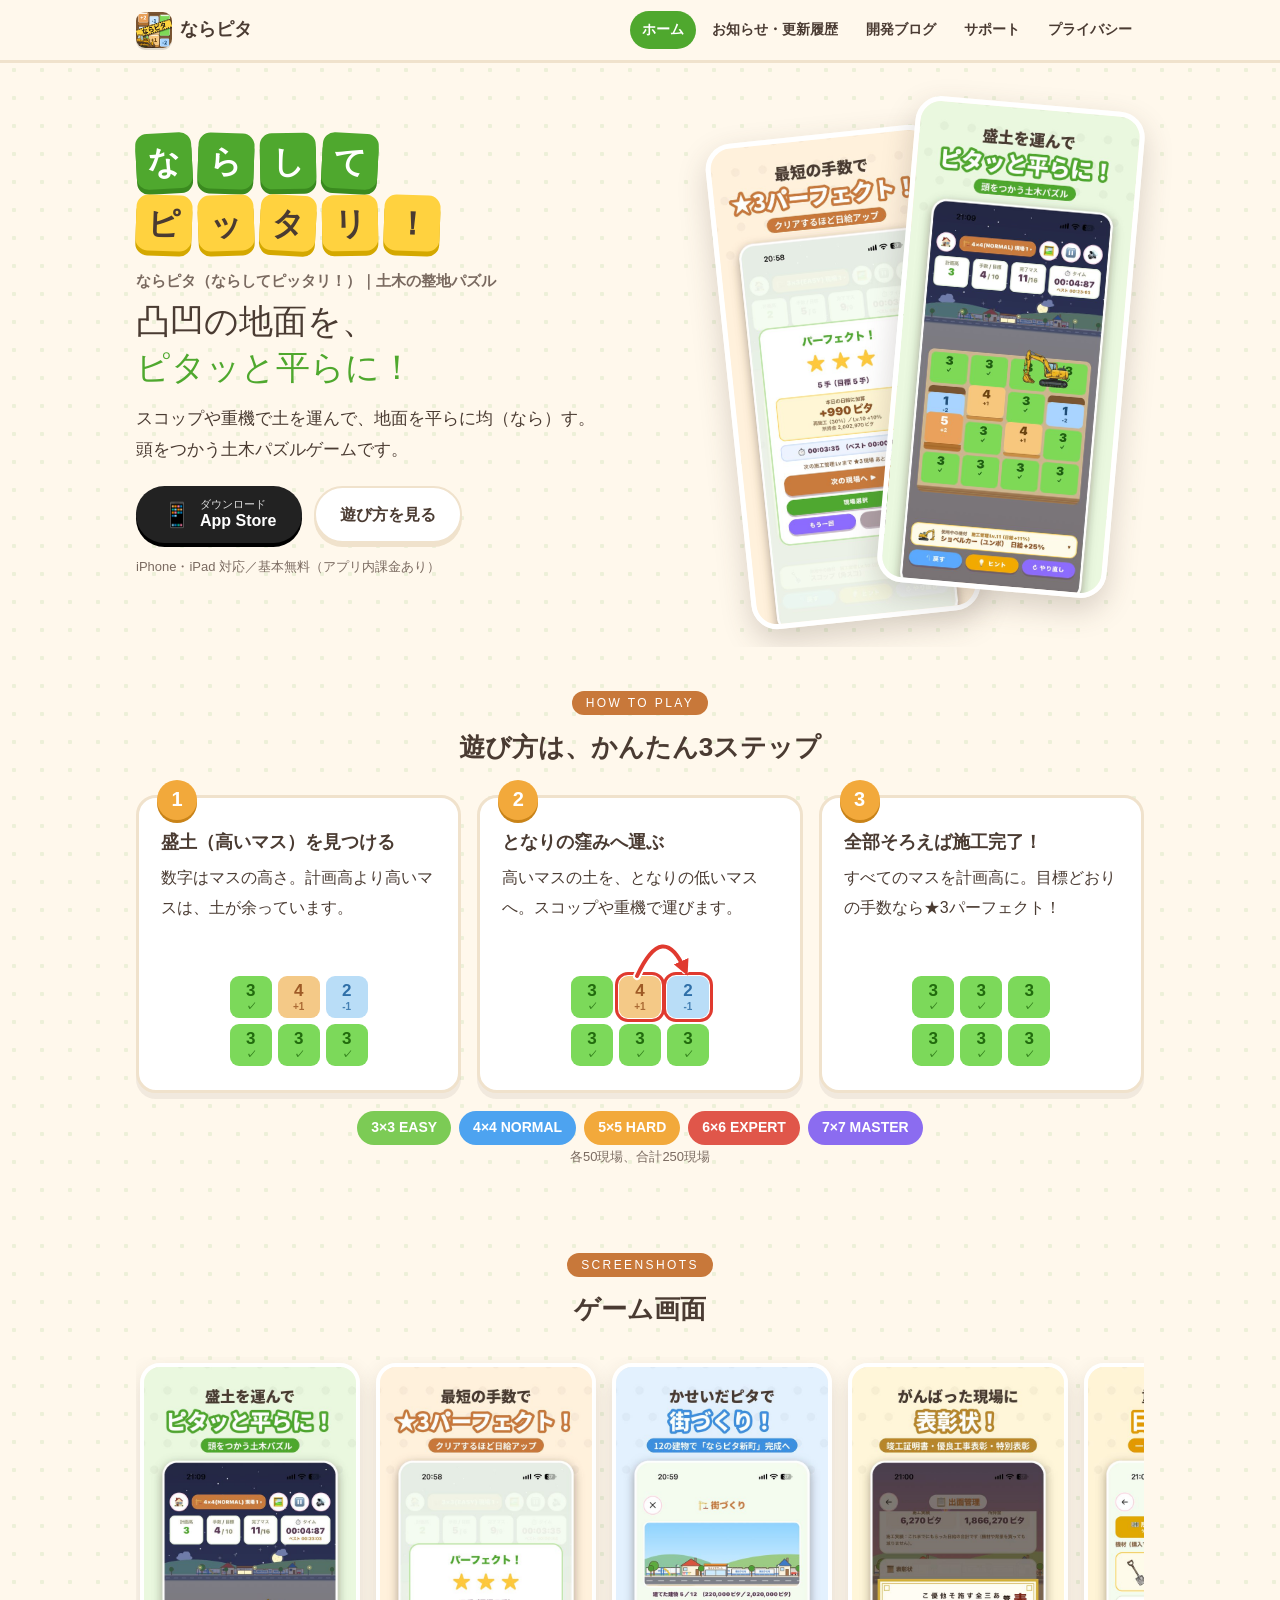
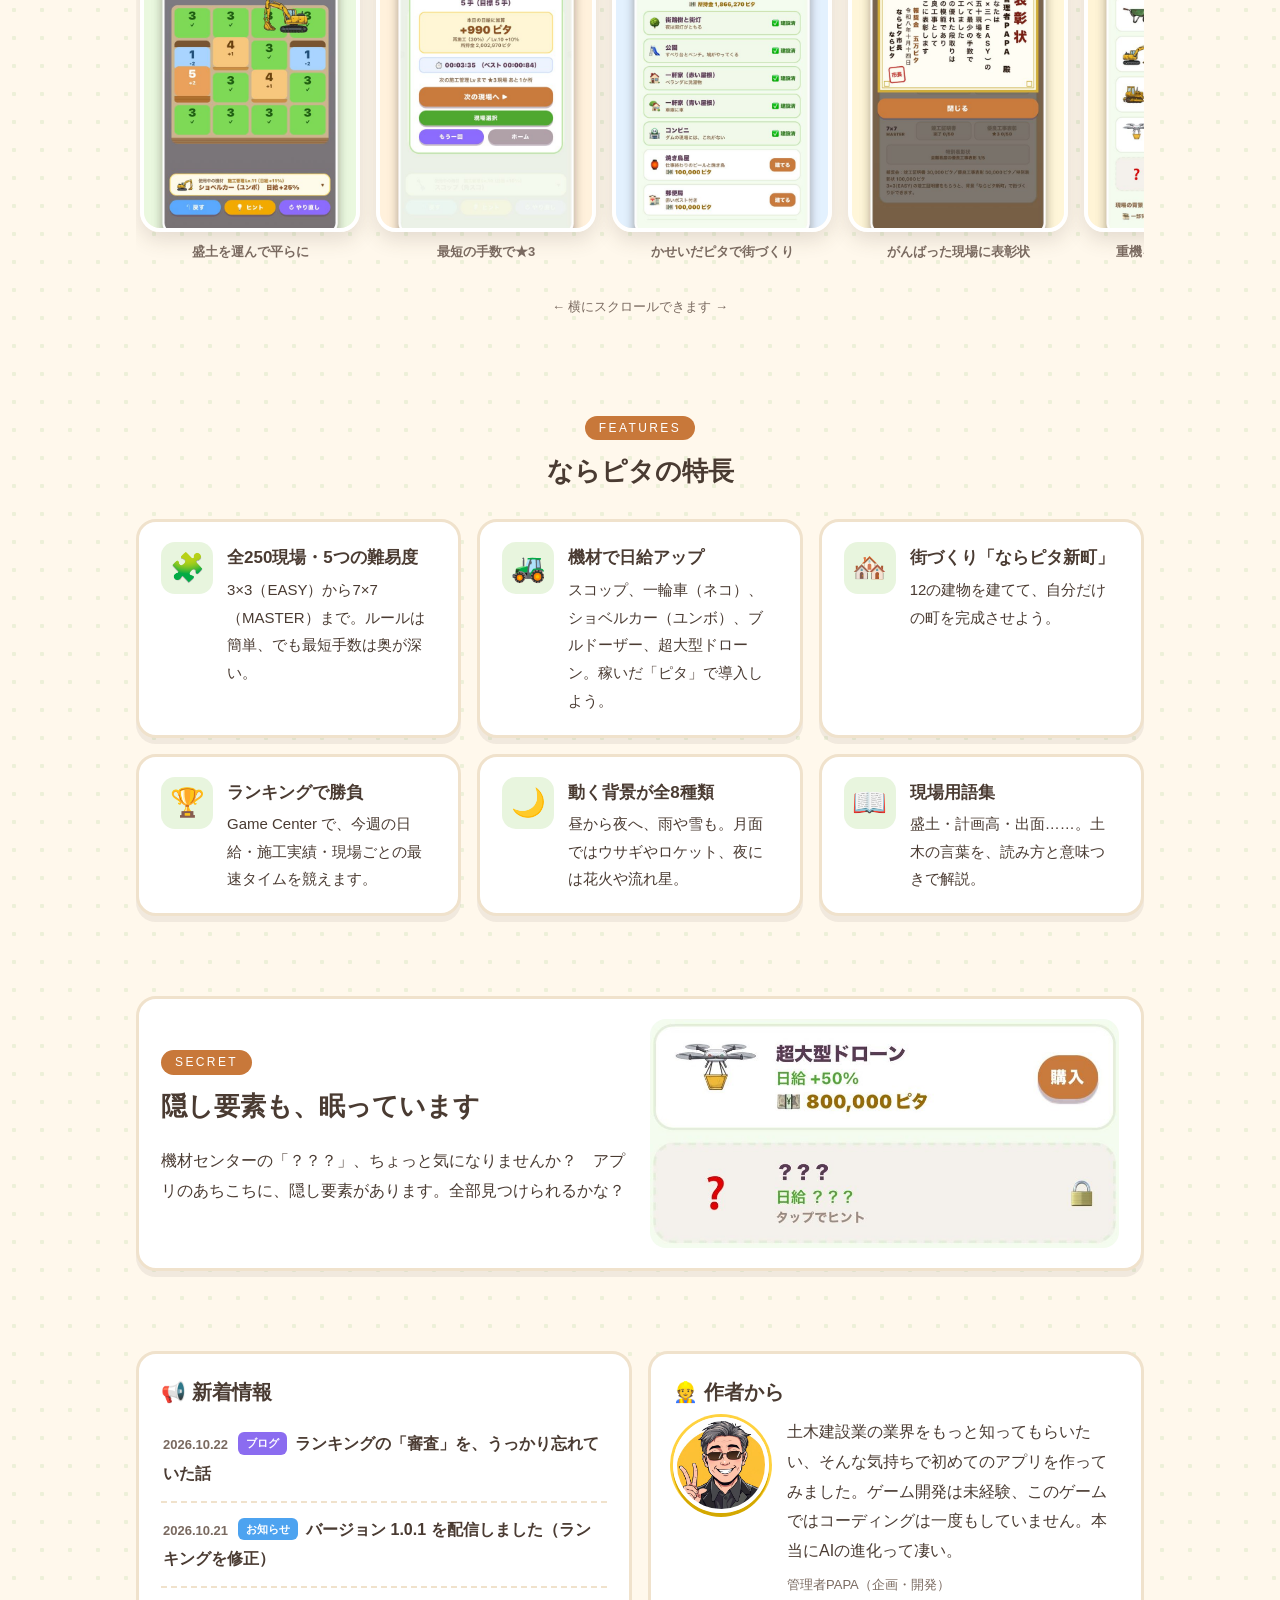
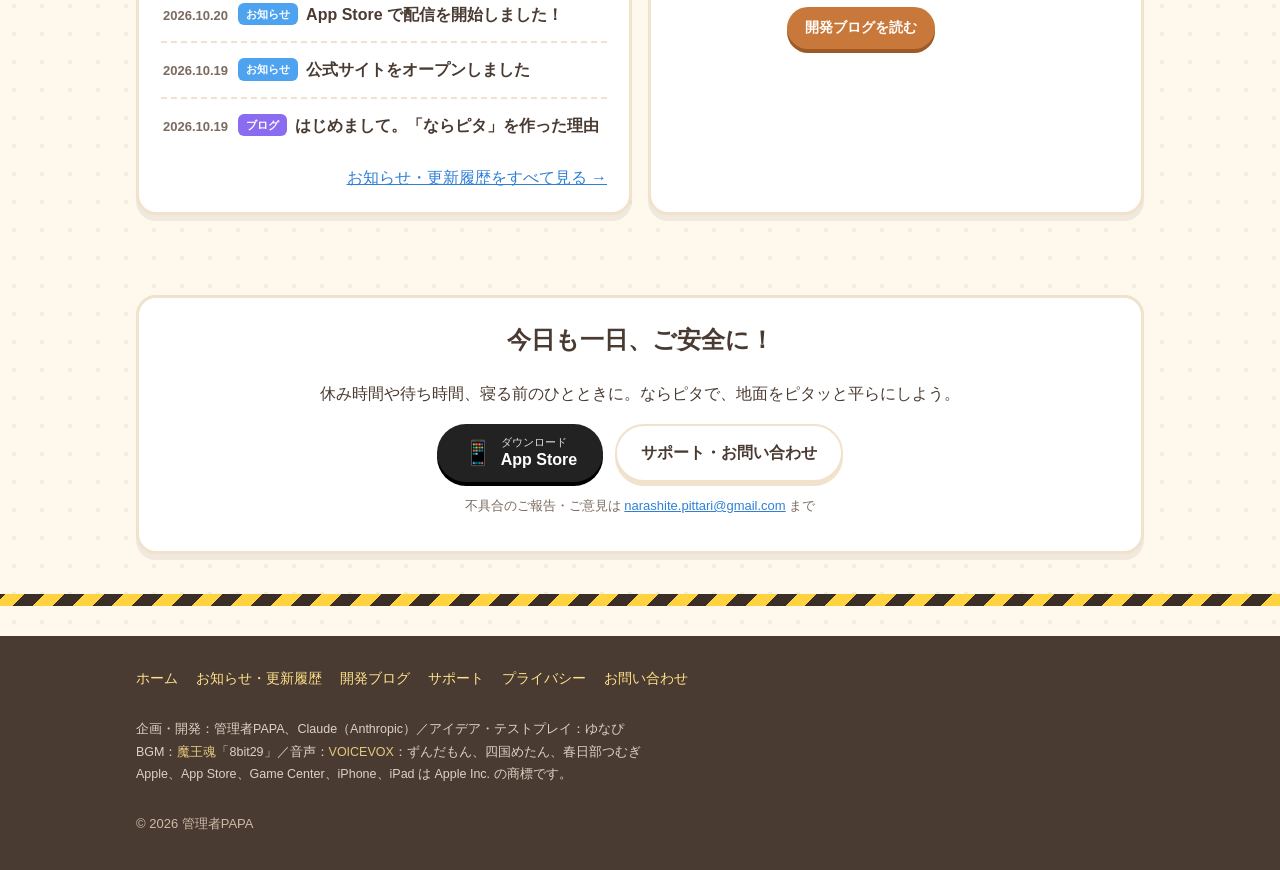
<file: index.html>
<!doctype html>
<html lang="ja">
<head>
<meta charset="utf-8">
<meta name="viewport" content="width=device-width,initial-scale=1">
<title>ならピタ（ならしてピッタリ！）｜土木の整地パズル 公式サイト</title>
<meta name="description" content="凸凹の地面を、スコップや重機で平らに均（なら）す土木パズルゲーム「ならピタ（ならしてピッタリ！）」の公式サイト。全250現場、街づくり、ランキング。iPhone・iPad対応。">
<link rel="canonical" href="https://narapita.github.io/">
<meta property="og:type" content="website">
<meta property="og:site_name" content="ならピタ（ならしてピッタリ！）">
<meta property="og:title" content="ならピタ（ならしてピッタリ！）｜土木の整地パズル 公式サイト">
<meta property="og:description" content="凸凹の地面を、スコップや重機で平らに均（なら）す土木パズルゲーム「ならピタ（ならしてピッタリ！）」の公式サイト。全250現場、街づくり、ランキング。iPhone・iPad対応。">
<meta property="og:url" content="https://narapita.github.io/">
<meta property="og:image" content="https://narapita.github.io/img/ogp.jpg">
<meta name="twitter:card" content="summary_large_image">
<meta name="apple-itunes-app" content="app-id=6821931379">
<meta name="theme-color" content="#4FA82E">
<link rel="icon" type="image/png" href="img/favicon.png">
<link rel="apple-touch-icon" href="img/apple-touch-icon.png">
<link rel="stylesheet" href="style.css?v=3">
</head>
<body>
<header class="site-header">
  <div class="wrap">
    <a class="brand" href="./"><img src="img/favicon.png" alt="" width="36" height="36">ならピタ</a>
    <nav class="gnav" aria-label="メニュー"><a href="./" aria-current=page>ホーム</a><a href="news.html">お知らせ・更新履歴</a><a href="blog/">開発ブログ</a><a href="support.html">サポート</a><a href="privacy.html">プライバシー</a></nav>
  </div>
</header>
<main>

<section class="hero">
  <div class="wrap">
    <div>
      <div class="logo-tiles" aria-label="ならしてピッタリ！">
        <div class="row"><span class="tile " style="--r:-3deg">な</span><span class="tile " style="--r:2deg">ら</span><span class="tile " style="--r:-1deg">し</span><span class="tile " style="--r:3deg">て</span></div>
        <div class="row"><span class="tile y" style="--r:2deg">ピ</span><span class="tile y" style="--r:-2deg">ッ</span><span class="tile y" style="--r:3deg">タ</span><span class="tile y" style="--r:-1deg">リ</span><span class="tile y" style="--r:2deg">！</span></div>
      </div>
      <h1>ならピタ（ならしてピッタリ！）｜土木の整地パズル</h1>
      <p class="catch">凸凹の地面を、<br><em>ピタッと平らに！</em></p>
      <p class="lead">スコップや重機で土を運んで、地面を平らに均（なら）す。<br>頭をつかう土木パズルゲームです。</p>
      <div class="cta">
        <a class="btn store" href="https://apps.apple.com/jp/app/id6821931379" target="_blank" rel="noopener"><span style="font-size:24px">📱</span><span><small>ダウンロード</small>App Store</span></a>
        <a class="btn white" href="#howto">遊び方を見る</a>
      </div>
      <p class="small" style="margin-top:12px">iPhone・iPad 対応／基本無料（アプリ内課金あり）</p>
    </div>
    <div class="hero-phones" aria-hidden="true">
      <img src="img/ss2.jpg" alt="" width="600" height="1304">
      <img src="img/ss1.jpg" alt="" width="600" height="1304">
    </div>
  </div>
</section>

<section class="section howto" id="howto">
  <div class="wrap">
    <div class="sec-title"><span class="en">HOW TO PLAY</span><h2>遊び方は、かんたん3ステップ</h2></div>
    <div class="grid c3">
      <div class="card step"><span class="num">1</span>
        <h3>盛土（高いマス）を見つける</h3>
        <p>数字はマスの高さ。計画高より高いマスは、土が余っています。</p>
        <div class="mb-wrap" aria-hidden="true"><div class="mini-board"><span class="mb-ok">3<small>✓</small></span><span class="mb-h">4<small>+1</small></span><span class="mb-l">2<small>-1</small></span><span class="mb-ok">3<small>✓</small></span><span class="mb-ok">3<small>✓</small></span><span class="mb-ok">3<small>✓</small></span></div></div>
      </div>
      <div class="card step"><span class="num">2</span>
        <h3>となりの窪みへ運ぶ</h3>
        <p>高いマスの土を、となりの低いマスへ。スコップや重機で運びます。</p>
        <div class="mb-wrap" aria-hidden="true"><div class="mb-board-box"><svg class="mb-arrow" viewBox="0 0 138 44" aria-hidden="true"><defs><marker id="ah" viewBox="0 0 10 10" refX="6" refY="5" markerWidth="4" markerHeight="4" orient="auto-start-reverse"><path d="M0,0 L10,5 L0,10 z" fill="#E03A2F"/></marker></defs><path d="M66 42 Q92 -14 114 36" fill="none" stroke="#fff" stroke-width="8" stroke-linecap="round"/><path d="M66 42 Q92 -14 114 36" fill="none" stroke="#E03A2F" stroke-width="4" stroke-linecap="round" marker-end="url(#ah)"/></svg><div class="mini-board"><span class="mb-ok">3<small>✓</small></span><span class="mb-h mb-from">4<small>+1</small></span><span class="mb-l mb-to">2<small>-1</small></span><span class="mb-ok">3<small>✓</small></span><span class="mb-ok">3<small>✓</small></span><span class="mb-ok">3<small>✓</small></span></div></div></div>
      </div>
      <div class="card step"><span class="num">3</span>
        <h3>全部そろえば施工完了！</h3>
        <p>すべてのマスを計画高に。目標どおりの手数なら★3パーフェクト！</p>
        <div class="mb-wrap" aria-hidden="true"><div class="mini-board"><span class="mb-ok">3<small>✓</small></span><span class="mb-ok">3<small>✓</small></span><span class="mb-ok">3<small>✓</small></span><span class="mb-ok">3<small>✓</small></span><span class="mb-ok">3<small>✓</small></span><span class="mb-ok">3<small>✓</small></span></div></div>
      </div>
    </div>
    <div class="levels"><span style="background:#7CCB55">3×3 EASY</span><span style="background:#4DA3F0">4×4 NORMAL</span><span style="background:#F2A93B">5×5 HARD</span><span style="background:#E0564A">6×6 EXPERT</span><span style="background:#8B6CF0">7×7 MASTER</span></div>
    <p class="center small">各50現場、合計250現場</p>
  </div>
</section>

<section class="section" id="screens">
  <div class="wrap">
    <div class="sec-title"><span class="en">SCREENSHOTS</span><h2>ゲーム画面</h2></div>
    <div class="shots"><figure><img src="img/ss1.jpg" alt="盛土を運んで平らに" width="600" height="1304" loading="lazy"><figcaption>盛土を運んで平らに</figcaption></figure><figure><img src="img/ss2.jpg" alt="最短の手数で★3" width="600" height="1304" loading="lazy"><figcaption>最短の手数で★3</figcaption></figure><figure><img src="img/ss3.jpg" alt="かせいだピタで街づくり" width="600" height="1304" loading="lazy"><figcaption>かせいだピタで街づくり</figcaption></figure><figure><img src="img/ss4.jpg" alt="がんばった現場に表彰状" width="600" height="1304" loading="lazy"><figcaption>がんばった現場に表彰状</figcaption></figure><figure><img src="img/ss5.jpg" alt="重機をそろえて日給アップ" width="600" height="1304" loading="lazy"><figcaption>重機をそろえて日給アップ</figcaption></figure><figure><img src="img/ss6.jpg" alt="全250現場" width="600" height="1304" loading="lazy"><figcaption>全250現場</figcaption></figure></div>
    <p class="center small">← 横にスクロールできます →</p>
  </div>
</section>

<section class="section" id="features">
  <div class="wrap">
    <div class="sec-title"><span class="en">FEATURES</span><h2>ならピタの特長</h2></div>
    <div class="grid c3"><div class="card feature"><div class="ico" aria-hidden="true">🧩</div><div><h3>全250現場・5つの難易度</h3><p>3×3（EASY）から7×7（MASTER）まで。ルールは簡単、でも最短手数は奥が深い。</p></div></div><div class="card feature"><div class="ico" aria-hidden="true">🚜</div><div><h3>機材で日給アップ</h3><p>スコップ、一輪車（ネコ）、ショベルカー（ユンボ）、ブルドーザー、超大型ドローン。稼いだ「ピタ」で導入しよう。</p></div></div><div class="card feature"><div class="ico" aria-hidden="true">🏘️</div><div><h3>街づくり「ならピタ新町」</h3><p>12の建物を建てて、自分だけの町を完成させよう。</p></div></div><div class="card feature"><div class="ico" aria-hidden="true">🏆</div><div><h3>ランキングで勝負</h3><p>Game Center で、今週の日給・施工実績・現場ごとの最速タイムを競えます。</p></div></div><div class="card feature"><div class="ico" aria-hidden="true">🌙</div><div><h3>動く背景が全8種類</h3><p>昼から夜へ、雨や雪も。月面ではウサギやロケット、夜には花火や流れ星。</p></div></div><div class="card feature"><div class="ico" aria-hidden="true">📖</div><div><h3>現場用語集</h3><p>盛土・計画高・出面……。土木の言葉を、読み方と意味つきで解説。</p></div></div></div>
  </div>
</section>

<section class="section">
  <div class="wrap">
    <div class="card secret">
      <div>
        <div class="sec-title" style="text-align:left;margin-bottom:8px"><span class="en">SECRET</span><h2>隠し要素も、眠っています</h2></div>
        <p>機材センターの「？？？」、ちょっと気になりませんか？　アプリのあちこちに、隠し要素があります。全部見つけられるかな？</p>
      </div>
      <img src="img/secret_r.jpg" alt="機材センターの「？？？」" width="900" height="440" loading="lazy" style="border-radius:16px">
    </div>
  </div>
</section>

<section class="section" id="news">
  <div class="wrap grid c2">
    <div class="card">
      <h2 style="margin:0 0 6px;font-size:20px">📢 新着情報</h2>
      <ul class="list"><li><time datetime="2026-10-22">2026.10.22</time><span class="tag blog">ブログ</span><a href="blog/ranking-review.html">ランキングの「審査」を、うっかり忘れていた話</a></li><li><time datetime="2026-10-21">2026.10.21</time><span class="tag news">お知らせ</span><a href="news.html#n4">バージョン 1.0.1 を配信しました（ランキングを修正）</a></li><li><time datetime="2026-10-20">2026.10.20</time><span class="tag news">お知らせ</span><a href="news.html#n3">App Store で配信を開始しました！</a></li><li><time datetime="2026-10-19">2026.10.19</time><span class="tag news">お知らせ</span><a href="news.html#n2">公式サイトをオープンしました</a></li><li><time datetime="2026-10-19">2026.10.19</time><span class="tag blog">ブログ</span><a href="blog/why-narapita.html">はじめまして。「ならピタ」を作った理由</a></li></ul>
      <p style="margin:10px 0 0;text-align:right"><a href="news.html">お知らせ・更新履歴をすべて見る →</a></p>
    </div>
    <div class="card">
      <h2 style="margin:0 0 6px;font-size:20px">👷 作者から</h2>
      <div class="author">
        <img class="avatar" src="img/papa.jpg" alt="管理者PAPA" width="96" height="96" loading="lazy">
        <div>
          <p style="margin:0 0 8px">土木建設業の業界をもっと知ってもらいたい、そんな気持ちで初めてのアプリを作ってみました。ゲーム開発は未経験、このゲームではコーディングは一度もしていません。本当にAIの進化って凄い。</p>
          <p class="small" style="margin:0 0 10px">管理者PAPA（企画・開発）</p>
          <a class="btn brown" href="blog/" style="padding:8px 18px;font-size:14px">開発ブログを読む</a>
        </div>
      </div>
    </div>
  </div>
</section>

<section class="section">
  <div class="wrap center">
    <div class="card">
      <h2 style="margin:0 0 6px">今日も一日、ご安全に！</h2>
      <p>休み時間や待ち時間、寝る前のひとときに。ならピタで、地面をピタッと平らにしよう。</p>
      <div class="cta" style="display:flex;justify-content:center;flex-wrap:wrap;gap:12px"><a class="btn store" href="https://apps.apple.com/jp/app/id6821931379" target="_blank" rel="noopener"><span style="font-size:24px">📱</span><span><small>ダウンロード</small>App Store</span></a><a class="btn white" href="support.html">サポート・お問い合わせ</a></div>
      <p class="small" style="margin-top:12px">不具合のご報告・ご意見は <a href="mailto:narashite.pittari@gmail.com">narashite.pittari@gmail.com</a> まで</p>
    </div>
  </div>
</section>

</main>
<div class="hazard" aria-hidden="true"></div>
<footer class="site-footer">
  <div class="wrap">
    <nav class="fnav"><a href="./" aria-current=page>ホーム</a><a href="news.html">お知らせ・更新履歴</a><a href="blog/">開発ブログ</a><a href="support.html">サポート</a><a href="privacy.html">プライバシー</a><a href="mailto:narashite.pittari@gmail.com">お問い合わせ</a></nav>
    <p class="credit">企画・開発：管理者PAPA、Claude（Anthropic）／アイデア・テストプレイ：ゆなぴ<br>
    BGM：<a href="https://maou.audio/" target="_blank" rel="noopener">魔王魂</a>「8bit29」／音声：<a href="https://voicevox.hiroshiba.jp/" target="_blank" rel="noopener">VOICEVOX</a>：ずんだもん、四国めたん、春日部つむぎ<br>
    Apple、App Store、Game Center、iPhone、iPad は Apple Inc. の商標です。</p>
    <p class="small" style="color:#CDBBA8;margin:0">© 2026 管理者PAPA</p>
  </div>
</footer>
</body>
</html>
</file>
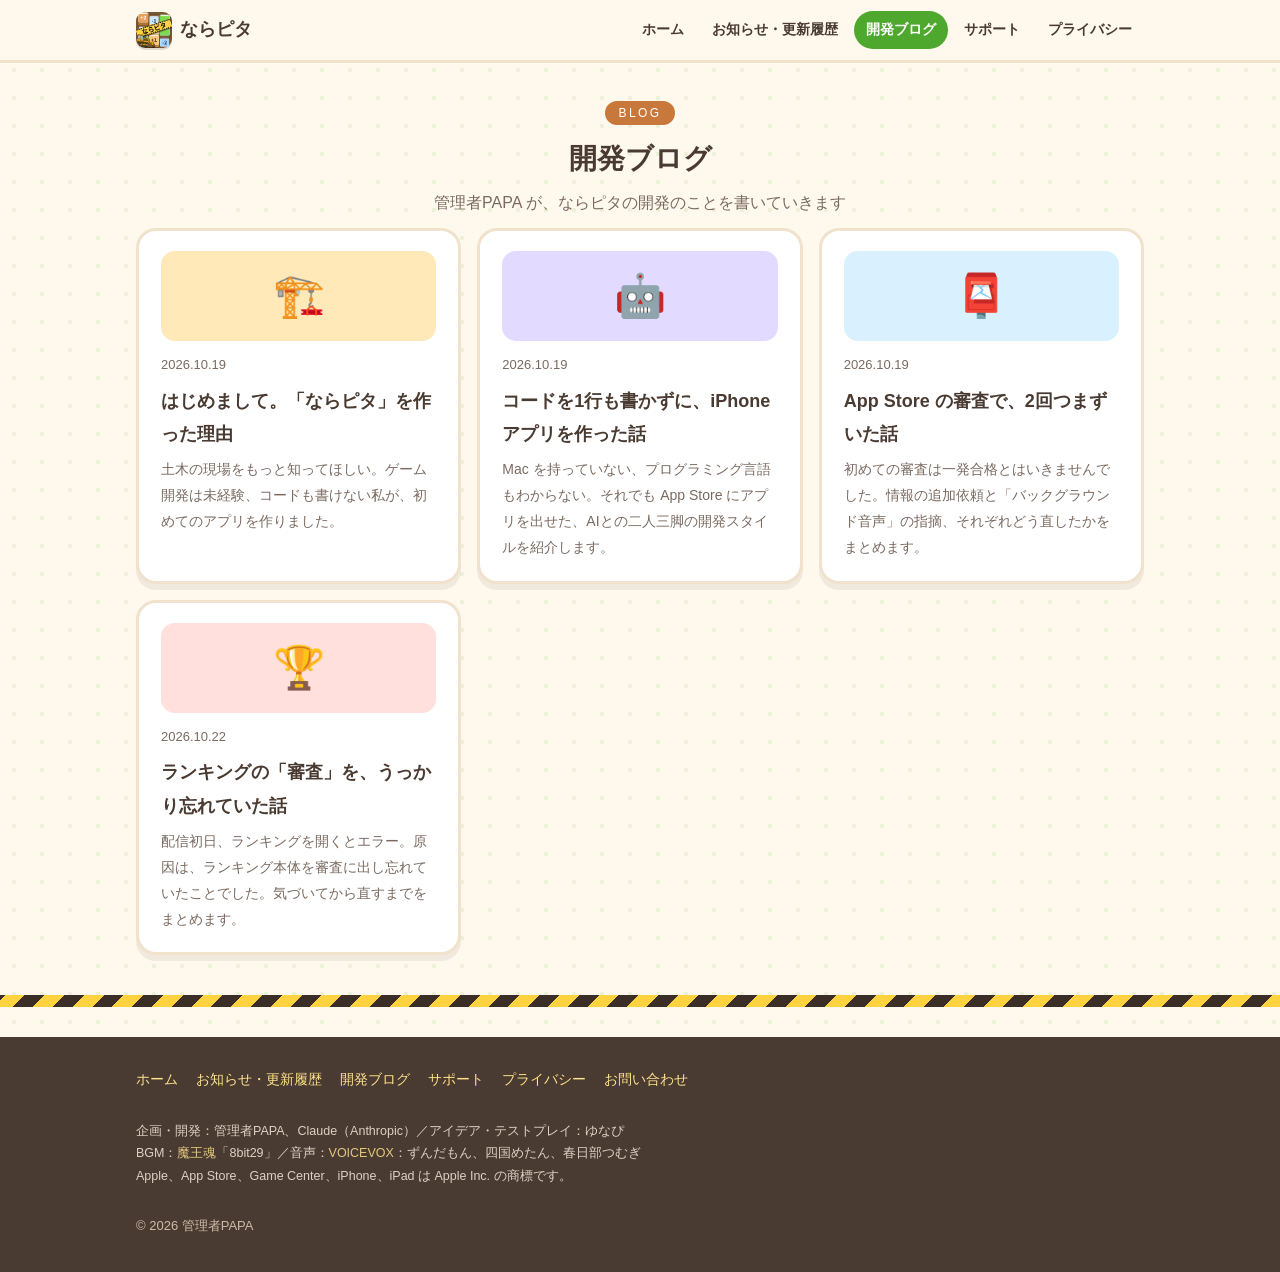
<file: blog/index.html>
<!doctype html>
<html lang="ja">
<head>
<meta charset="utf-8">
<meta name="viewport" content="width=device-width,initial-scale=1">
<title>開発ブログ｜ならピタ（ならしてピッタリ！）</title>
<meta name="description" content="ならピタ（ならしてピッタリ！）の開発ブログ。AIと二人三脚のアプリづくりや、アップデートの裏話。">
<link rel="canonical" href="https://narapita.github.io/blog/">
<meta property="og:type" content="website">
<meta property="og:site_name" content="ならピタ（ならしてピッタリ！）">
<meta property="og:title" content="開発ブログ｜ならピタ（ならしてピッタリ！）">
<meta property="og:description" content="ならピタ（ならしてピッタリ！）の開発ブログ。AIと二人三脚のアプリづくりや、アップデートの裏話。">
<meta property="og:url" content="https://narapita.github.io/blog/">
<meta property="og:image" content="https://narapita.github.io/img/ogp.jpg">
<meta name="twitter:card" content="summary_large_image">
<meta name="apple-itunes-app" content="app-id=6821931379">
<meta name="theme-color" content="#4FA82E">
<link rel="icon" type="image/png" href="../img/favicon.png">
<link rel="apple-touch-icon" href="../img/apple-touch-icon.png">
<link rel="stylesheet" href="../style.css?v=3">
</head>
<body>
<header class="site-header">
  <div class="wrap">
    <a class="brand" href=".././"><img src="../img/favicon.png" alt="" width="36" height="36">ならピタ</a>
    <nav class="gnav" aria-label="メニュー"><a href=".././">ホーム</a><a href="../news.html">お知らせ・更新履歴</a><a href="../blog/" aria-current=page>開発ブログ</a><a href="../support.html">サポート</a><a href="../privacy.html">プライバシー</a></nav>
  </div>
</header>
<main>

<div class="page-head"><span class="sec-title"><span class="en">BLOG</span></span><h1>開発ブログ</h1><p>管理者PAPA が、ならピタの開発のことを書いていきます</p></div>
<div class="wrap" style="padding-bottom:40px"><div class="grid c3"><a class="card post-card" href="why-narapita.html"><div class="eyecatch" style="background:#FFE9B8" aria-hidden="true">🏗️</div><time class="small" datetime="2026-10-19">2026.10.19</time><h2>はじめまして。「ならピタ」を作った理由</h2><p>土木の現場をもっと知ってほしい。ゲーム開発は未経験、コードも書けない私が、初めてのアプリを作りました。</p></a><a class="card post-card" href="no-code-app.html"><div class="eyecatch" style="background:#E3DBFF" aria-hidden="true">🤖</div><time class="small" datetime="2026-10-19">2026.10.19</time><h2>コードを1行も書かずに、iPhoneアプリを作った話</h2><p>Mac を持っていない、プログラミング言語もわからない。それでも App Store にアプリを出せた、AIとの二人三脚の開発スタイルを紹介します。</p></a><a class="card post-card" href="app-review.html"><div class="eyecatch" style="background:#D9F0FF" aria-hidden="true">📮</div><time class="small" datetime="2026-10-19">2026.10.19</time><h2>App Store の審査で、2回つまずいた話</h2><p>初めての審査は一発合格とはいきませんでした。情報の追加依頼と「バックグラウンド音声」の指摘、それぞれどう直したかをまとめます。</p></a><a class="card post-card" href="ranking-review.html"><div class="eyecatch" style="background:#FFE0DC" aria-hidden="true">🏆</div><time class="small" datetime="2026-10-22">2026.10.22</time><h2>ランキングの「審査」を、うっかり忘れていた話</h2><p>配信初日、ランキングを開くとエラー。原因は、ランキング本体を審査に出し忘れていたことでした。気づいてから直すまでをまとめます。</p></a></div></div>

</main>
<div class="hazard" aria-hidden="true"></div>
<footer class="site-footer">
  <div class="wrap">
    <nav class="fnav"><a href=".././">ホーム</a><a href="../news.html">お知らせ・更新履歴</a><a href="../blog/" aria-current=page>開発ブログ</a><a href="../support.html">サポート</a><a href="../privacy.html">プライバシー</a><a href="mailto:narashite.pittari@gmail.com">お問い合わせ</a></nav>
    <p class="credit">企画・開発：管理者PAPA、Claude（Anthropic）／アイデア・テストプレイ：ゆなぴ<br>
    BGM：<a href="https://maou.audio/" target="_blank" rel="noopener">魔王魂</a>「8bit29」／音声：<a href="https://voicevox.hiroshiba.jp/" target="_blank" rel="noopener">VOICEVOX</a>：ずんだもん、四国めたん、春日部つむぎ<br>
    Apple、App Store、Game Center、iPhone、iPad は Apple Inc. の商標です。</p>
    <p class="small" style="color:#CDBBA8;margin:0">© 2026 管理者PAPA</p>
  </div>
</footer>
</body>
</html>
</file>
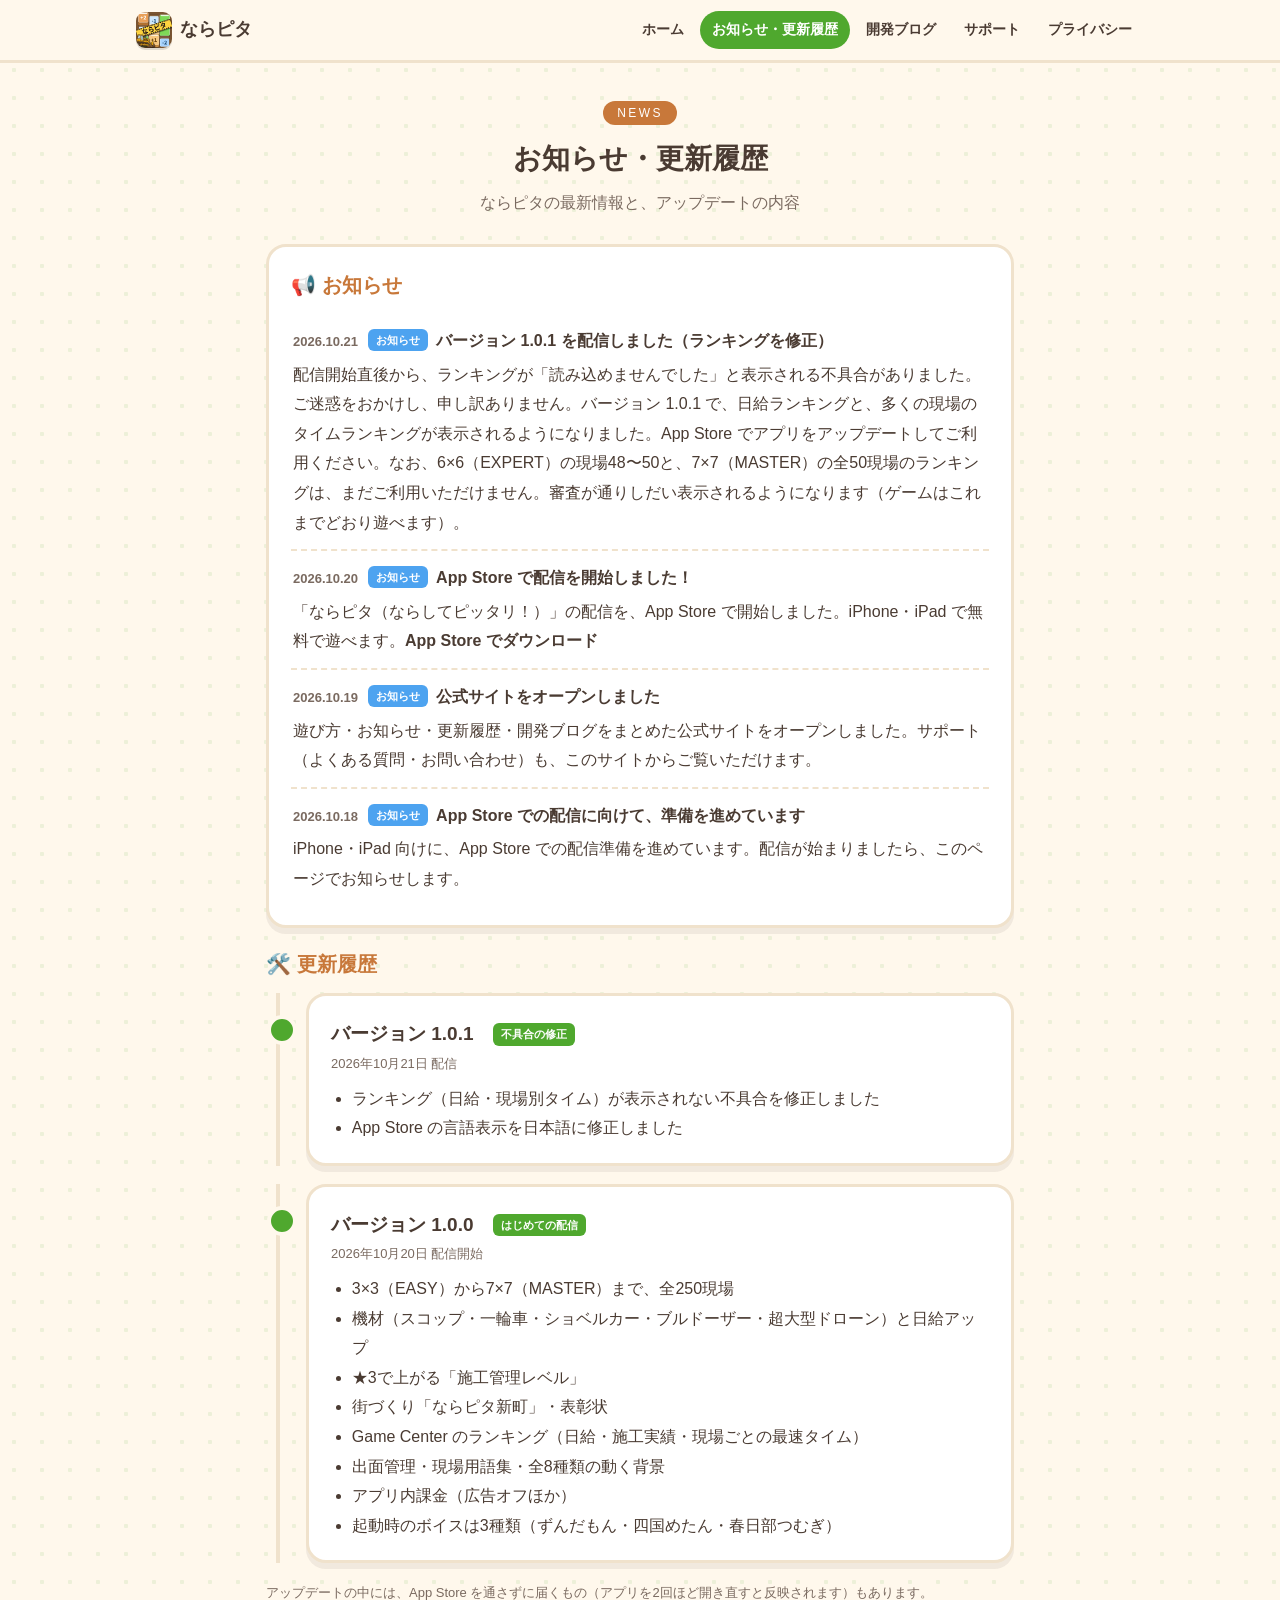
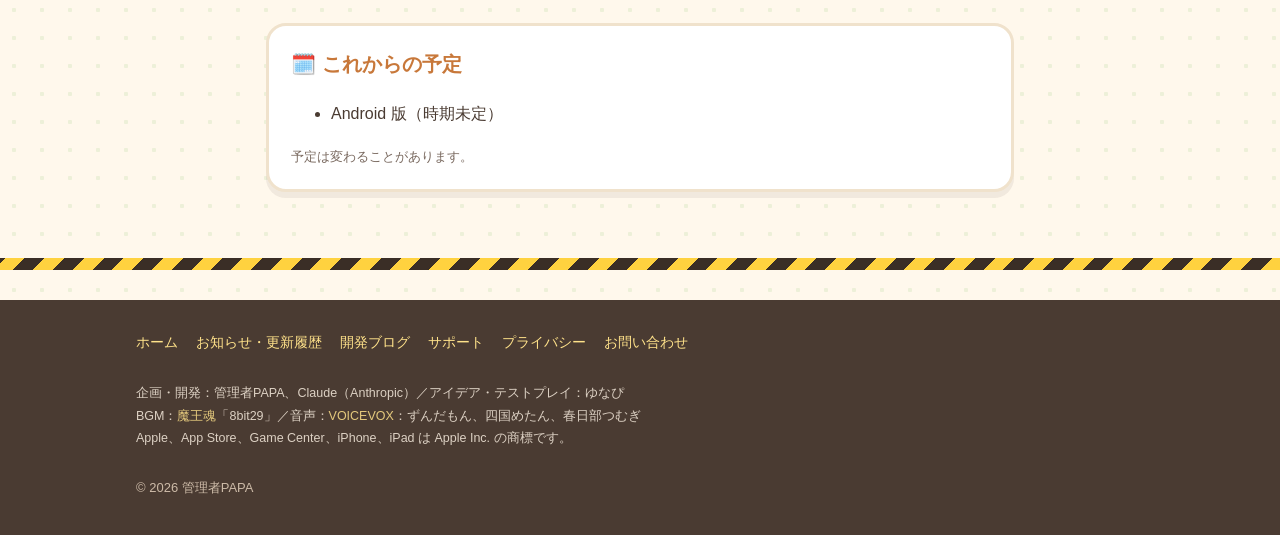
<file: news.html>
<!doctype html>
<html lang="ja">
<head>
<meta charset="utf-8">
<meta name="viewport" content="width=device-width,initial-scale=1">
<title>お知らせ・更新履歴｜ならピタ（ならしてピッタリ！）</title>
<meta name="description" content="ならピタ（ならしてピッタリ！）のお知らせとアップデートの更新履歴です。">
<link rel="canonical" href="https://narapita.github.io/news.html">
<meta property="og:type" content="website">
<meta property="og:site_name" content="ならピタ（ならしてピッタリ！）">
<meta property="og:title" content="お知らせ・更新履歴｜ならピタ（ならしてピッタリ！）">
<meta property="og:description" content="ならピタ（ならしてピッタリ！）のお知らせとアップデートの更新履歴です。">
<meta property="og:url" content="https://narapita.github.io/news.html">
<meta property="og:image" content="https://narapita.github.io/img/ogp.jpg">
<meta name="twitter:card" content="summary_large_image">
<meta name="apple-itunes-app" content="app-id=6821931379">
<meta name="theme-color" content="#4FA82E">
<link rel="icon" type="image/png" href="img/favicon.png">
<link rel="apple-touch-icon" href="img/apple-touch-icon.png">
<link rel="stylesheet" href="style.css?v=3">
</head>
<body>
<header class="site-header">
  <div class="wrap">
    <a class="brand" href="./"><img src="img/favicon.png" alt="" width="36" height="36">ならピタ</a>
    <nav class="gnav" aria-label="メニュー"><a href="./">ホーム</a><a href="news.html" aria-current=page>お知らせ・更新履歴</a><a href="blog/">開発ブログ</a><a href="support.html">サポート</a><a href="privacy.html">プライバシー</a></nav>
  </div>
</header>
<main>

<div class="page-head"><span class="sec-title"><span class="en">NEWS</span></span><h1>お知らせ・更新履歴</h1><p>ならピタの最新情報と、アップデートの内容</p></div>
<div class="page-body">
  <section class="card" id="news">
    <h2>📢 お知らせ</h2>
    <ul class="list"><li id="n4"><time datetime="2026-10-21">2026.10.21</time><span class="tag news">お知らせ</span><b>バージョン 1.0.1 を配信しました（ランキングを修正）</b><p style="margin:4px 0 0">配信開始直後から、ランキングが「読み込めませんでした」と表示される不具合がありました。ご迷惑をおかけし、申し訳ありません。バージョン 1.0.1 で、日給ランキングと、多くの現場のタイムランキングが表示されるようになりました。App Store でアプリをアップデートしてご利用ください。なお、6×6（EXPERT）の現場48〜50と、7×7（MASTER）の全50現場のランキングは、まだご利用いただけません。審査が通りしだい表示されるようになります（ゲームはこれまでどおり遊べます）。</p></li><li id="n3"><time datetime="2026-10-20">2026.10.20</time><span class="tag news">お知らせ</span><b>App Store で配信を開始しました！</b><p style="margin:4px 0 0">「ならピタ（ならしてピッタリ！）」の配信を、App Store で開始しました。iPhone・iPad で無料で遊べます。<a href="https://apps.apple.com/jp/app/id6821931379" target="_blank" rel="noopener">App Store でダウンロード</a></p></li><li id="n2"><time datetime="2026-10-19">2026.10.19</time><span class="tag news">お知らせ</span><b>公式サイトをオープンしました</b><p style="margin:4px 0 0">遊び方・お知らせ・更新履歴・開発ブログをまとめた公式サイトをオープンしました。サポート（よくある質問・お問い合わせ）も、このサイトからご覧いただけます。</p></li><li id="n1"><time datetime="2026-10-18">2026.10.18</time><span class="tag news">お知らせ</span><b>App Store での配信に向けて、準備を進めています</b><p style="margin:4px 0 0">iPhone・iPad 向けに、App Store での配信準備を進めています。配信が始まりましたら、このページでお知らせします。</p></li></ul>
  </section>
  <section id="history">
    <h2 style="font-size:20px;color:var(--brown)">🛠️ 更新履歴</h2>
    <div class="release"><div class="card"><h3>バージョン 1.0.1　<span class="tag update">不具合の修正</span></h3><p class="meta">2026年10月21日 配信</p><ul><li>ランキング（日給・現場別タイム）が表示されない不具合を修正しました</li><li>App Store の言語表示を日本語に修正しました</li></ul></div></div>
    <div class="release"><div class="card"><h3>バージョン 1.0.0　<span class="tag update">はじめての配信</span></h3><p class="meta">2026年10月20日 配信開始</p><ul><li>3×3（EASY）から7×7（MASTER）まで、全250現場</li><li>機材（スコップ・一輪車・ショベルカー・ブルドーザー・超大型ドローン）と日給アップ</li><li>★3で上がる「施工管理レベル」</li><li>街づくり「ならピタ新町」・表彰状</li><li>Game Center のランキング（日給・施工実績・現場ごとの最速タイム）</li><li>出面管理・現場用語集・全8種類の動く背景</li><li>アプリ内課金（広告オフほか）</li><li>起動時のボイスは3種類（ずんだもん・四国めたん・春日部つむぎ）</li></ul></div></div>
    <p class="small">アップデートの中には、App Store を通さずに届くもの（アプリを2回ほど開き直すと反映されます）もあります。</p>
  </section>
  <section class="card">
    <h2>🗓️ これからの予定</h2>
    <ul>
      <li>Android 版（時期未定）</li>
    </ul>
    <p class="small" style="margin:0">予定は変わることがあります。</p>
  </section>
</div>

</main>
<div class="hazard" aria-hidden="true"></div>
<footer class="site-footer">
  <div class="wrap">
    <nav class="fnav"><a href="./">ホーム</a><a href="news.html" aria-current=page>お知らせ・更新履歴</a><a href="blog/">開発ブログ</a><a href="support.html">サポート</a><a href="privacy.html">プライバシー</a><a href="mailto:narashite.pittari@gmail.com">お問い合わせ</a></nav>
    <p class="credit">企画・開発：管理者PAPA、Claude（Anthropic）／アイデア・テストプレイ：ゆなぴ<br>
    BGM：<a href="https://maou.audio/" target="_blank" rel="noopener">魔王魂</a>「8bit29」／音声：<a href="https://voicevox.hiroshiba.jp/" target="_blank" rel="noopener">VOICEVOX</a>：ずんだもん、四国めたん、春日部つむぎ<br>
    Apple、App Store、Game Center、iPhone、iPad は Apple Inc. の商標です。</p>
    <p class="small" style="color:#CDBBA8;margin:0">© 2026 管理者PAPA</p>
  </div>
</footer>
</body>
</html>
</file>
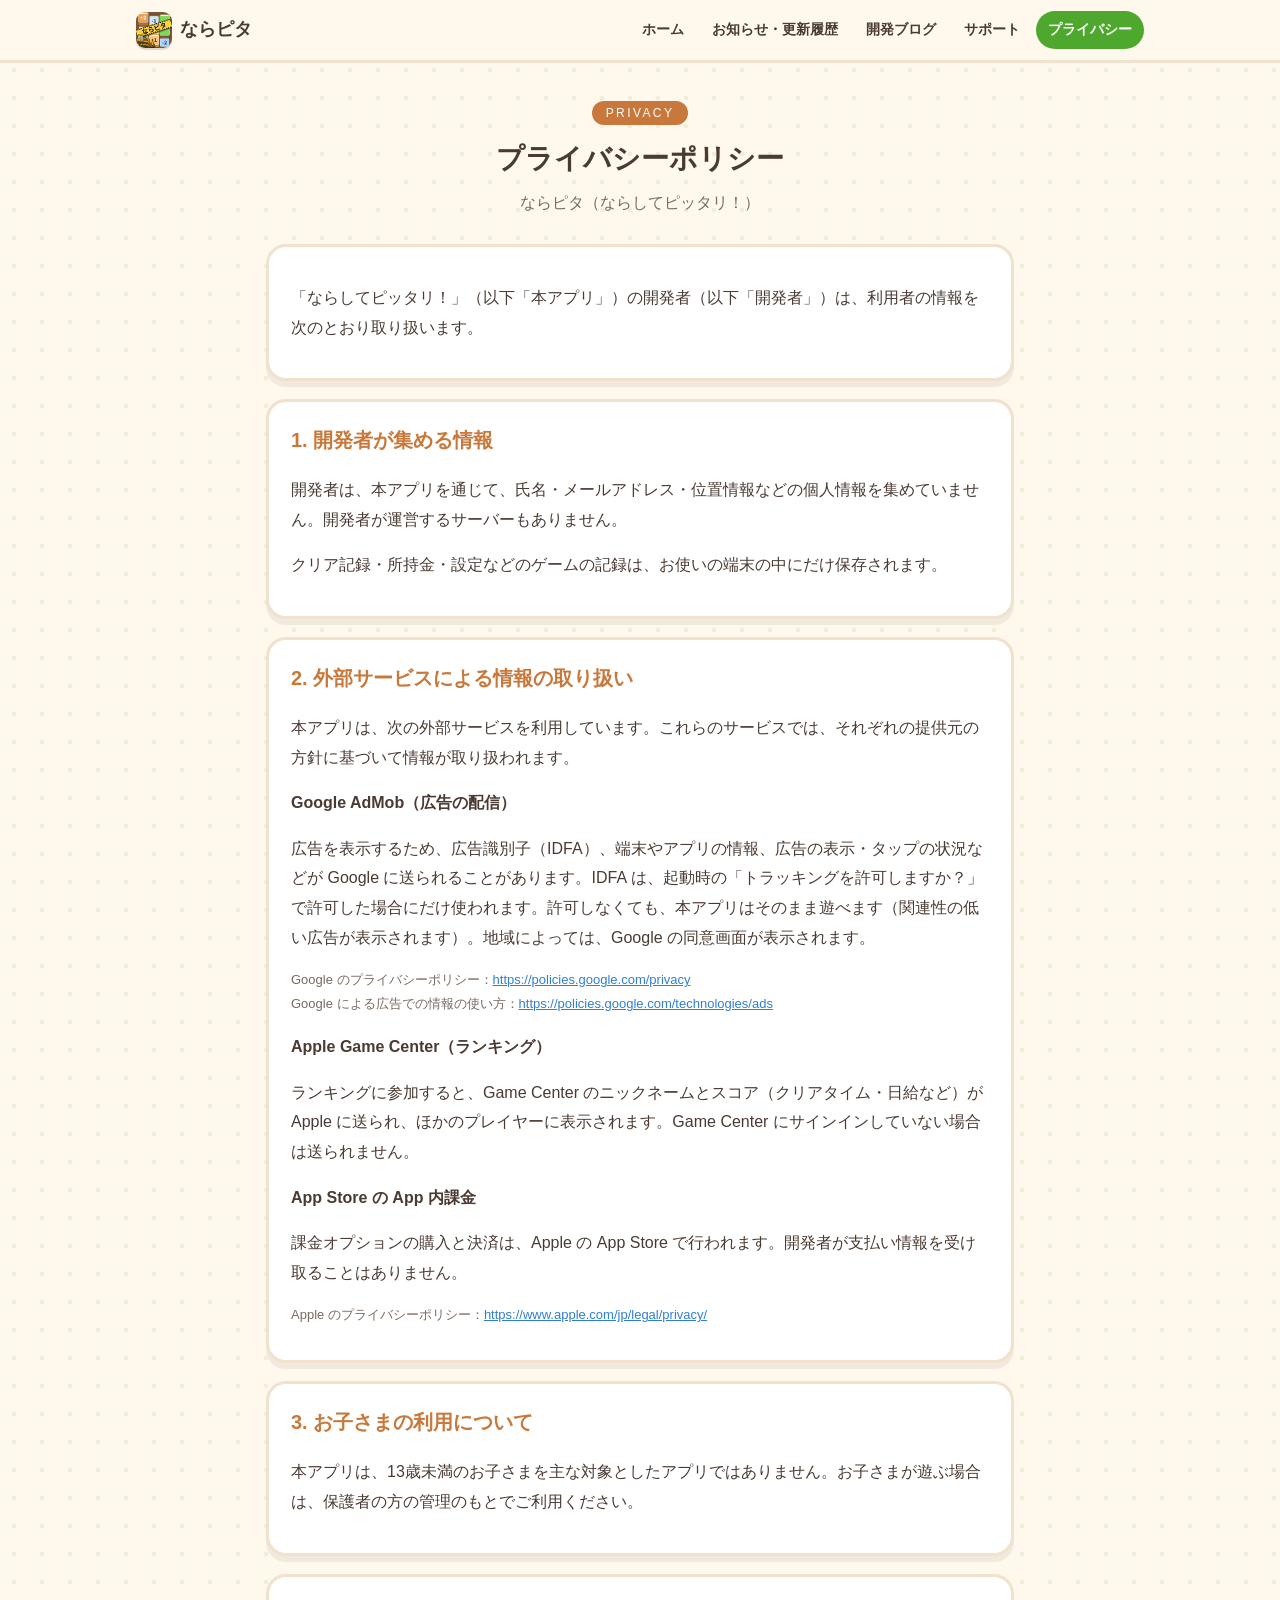
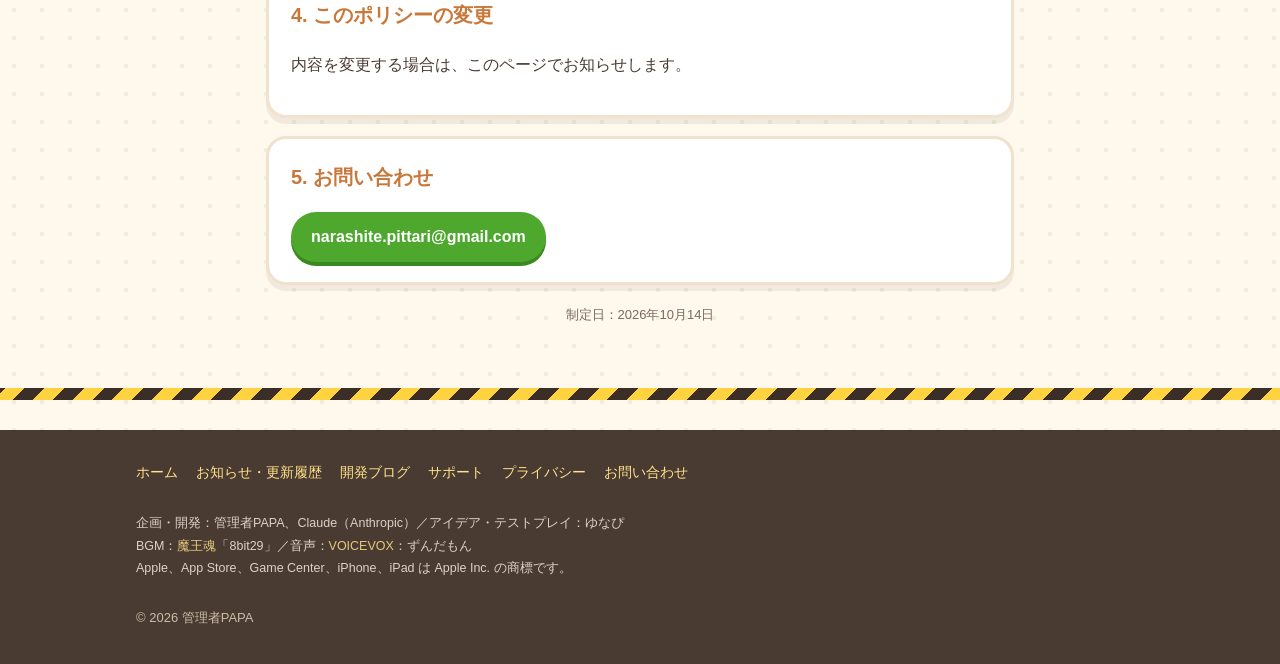
<file: privacy.html>
<!doctype html>
<html lang="ja">
<head>
<meta charset="utf-8">
<meta name="viewport" content="width=device-width,initial-scale=1">
<title>プライバシーポリシー｜ならピタ（ならしてピッタリ！）</title>
<meta name="description" content="ならピタ（ならしてピッタリ！）のプライバシーポリシーです。">
<link rel="canonical" href="https://narapita.github.io/privacy.html">
<meta property="og:type" content="website">
<meta property="og:site_name" content="ならピタ（ならしてピッタリ！）">
<meta property="og:title" content="プライバシーポリシー｜ならピタ（ならしてピッタリ！）">
<meta property="og:description" content="ならピタ（ならしてピッタリ！）のプライバシーポリシーです。">
<meta property="og:url" content="https://narapita.github.io/privacy.html">
<meta property="og:image" content="https://narapita.github.io/img/ogp.jpg">
<meta name="twitter:card" content="summary_large_image">
<meta name="apple-itunes-app" content="app-id=6821931379">
<meta name="theme-color" content="#4FA82E">
<link rel="icon" type="image/png" href="img/favicon.png">
<link rel="apple-touch-icon" href="img/apple-touch-icon.png">
<link rel="stylesheet" href="style.css?v=3">
</head>
<body>
<header class="site-header">
  <div class="wrap">
    <a class="brand" href="./"><img src="img/favicon.png" alt="" width="36" height="36">ならピタ</a>
    <nav class="gnav" aria-label="メニュー"><a href="./">ホーム</a><a href="news.html">お知らせ・更新履歴</a><a href="blog/">開発ブログ</a><a href="support.html">サポート</a><a href="privacy.html" aria-current=page>プライバシー</a></nav>
  </div>
</header>
<main>

<div class="page-head"><span class="sec-title"><span class="en">PRIVACY</span></span><h1>プライバシーポリシー</h1><p>ならピタ（ならしてピッタリ！）</p></div>
<div class="page-body">
<section class="card">
<p>「ならしてピッタリ！」（以下「本アプリ」）の開発者（以下「開発者」）は、利用者の情報を次のとおり取り扱います。</p>
</section>
<section class="card">
<h2>1. 開発者が集める情報</h2>
<p>開発者は、本アプリを通じて、氏名・メールアドレス・位置情報などの個人情報を集めていません。開発者が運営するサーバーもありません。</p>
<p>クリア記録・所持金・設定などのゲームの記録は、お使いの端末の中にだけ保存されます。</p>
</section>
<section class="card">
<h2>2. 外部サービスによる情報の取り扱い</h2>
<p>本アプリは、次の外部サービスを利用しています。これらのサービスでは、それぞれの提供元の方針に基づいて情報が取り扱われます。</p>
<h3>Google AdMob（広告の配信）</h3>
<p>広告を表示するため、広告識別子（IDFA）、端末やアプリの情報、広告の表示・タップの状況などが Google に送られることがあります。IDFA は、起動時の「トラッキングを許可しますか？」で許可した場合にだけ使われます。許可しなくても、本アプリはそのまま遊べます（関連性の低い広告が表示されます）。地域によっては、Google の同意画面が表示されます。</p>
<p class="small">Google のプライバシーポリシー：<a href="https://policies.google.com/privacy">https://policies.google.com/privacy</a><br>Google による広告での情報の使い方：<a href="https://policies.google.com/technologies/ads">https://policies.google.com/technologies/ads</a></p>
<h3>Apple Game Center（ランキング）</h3>
<p>ランキングに参加すると、Game Center のニックネームとスコア（クリアタイム・日給など）が Apple に送られ、ほかのプレイヤーに表示されます。Game Center にサインインしていない場合は送られません。</p>
<h3>App Store の App 内課金</h3>
<p>課金オプションの購入と決済は、Apple の App Store で行われます。開発者が支払い情報を受け取ることはありません。</p>
<p class="small">Apple のプライバシーポリシー：<a href="https://www.apple.com/jp/legal/privacy/">https://www.apple.com/jp/legal/privacy/</a></p>
</section>
<section class="card">
<h2>3. お子さまの利用について</h2>
<p>本アプリは、13歳未満のお子さまを主な対象としたアプリではありません。お子さまが遊ぶ場合は、保護者の方の管理のもとでご利用ください。</p>
</section>
<section class="card">
<h2>4. このポリシーの変更</h2>
<p>内容を変更する場合は、このページでお知らせします。</p>
</section>
<section class="card">
<h2>5. お問い合わせ</h2>
<a class="mail" href="mailto:narashite.pittari@gmail.com">narashite.pittari@gmail.com</a>
</section>
<p class="small" style="text-align:center">制定日：2026年10月14日</p>
</div>

</main>
<div class="hazard" aria-hidden="true"></div>
<footer class="site-footer">
  <div class="wrap">
    <nav class="fnav"><a href="./">ホーム</a><a href="news.html">お知らせ・更新履歴</a><a href="blog/">開発ブログ</a><a href="support.html">サポート</a><a href="privacy.html" aria-current=page>プライバシー</a><a href="mailto:narashite.pittari@gmail.com">お問い合わせ</a></nav>
    <p class="credit">企画・開発：管理者PAPA、Claude（Anthropic）／アイデア・テストプレイ：ゆなぴ<br>
    BGM：<a href="https://maou.audio/" target="_blank" rel="noopener">魔王魂</a>「8bit29」／音声：<a href="https://voicevox.hiroshiba.jp/" target="_blank" rel="noopener">VOICEVOX</a>：ずんだもん<br>
    Apple、App Store、Game Center、iPhone、iPad は Apple Inc. の商標です。</p>
    <p class="small" style="color:#CDBBA8;margin:0">© 2026 管理者PAPA</p>
  </div>
</footer>
</body>
</html>
</file>
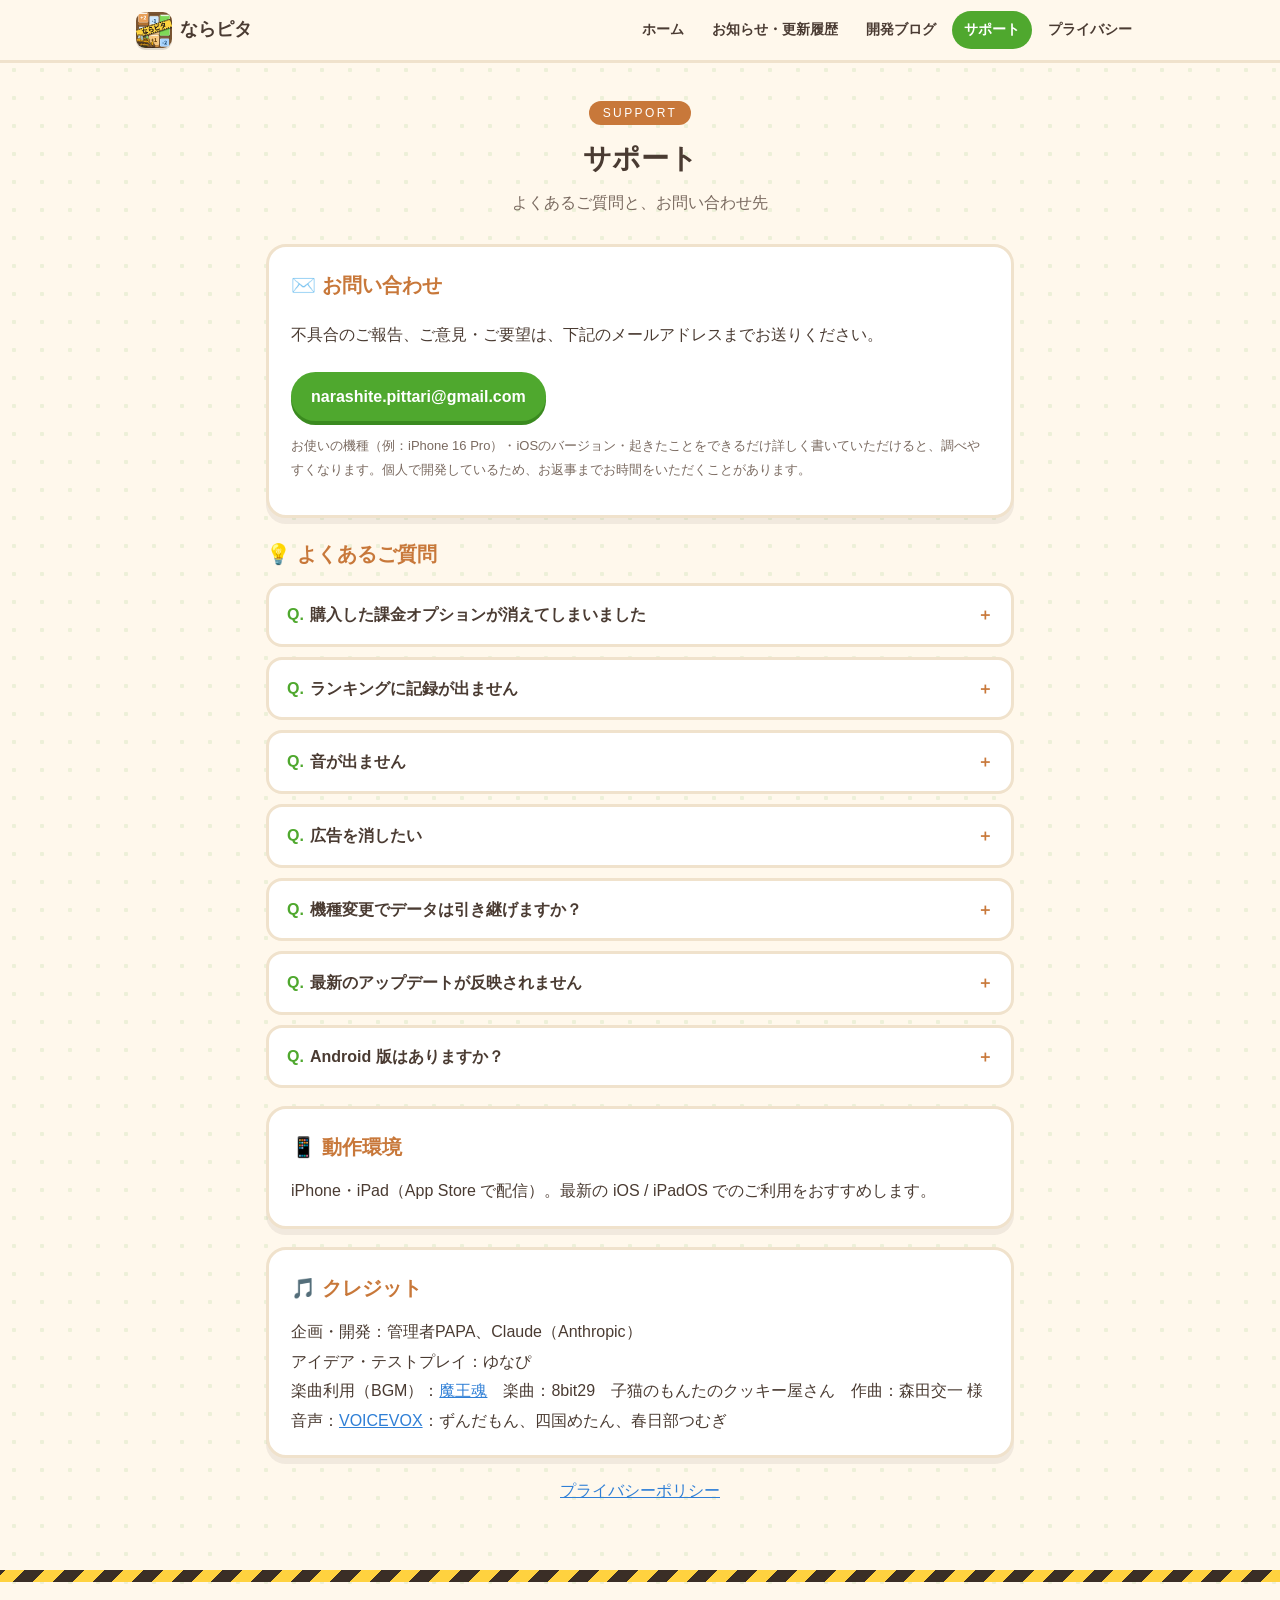
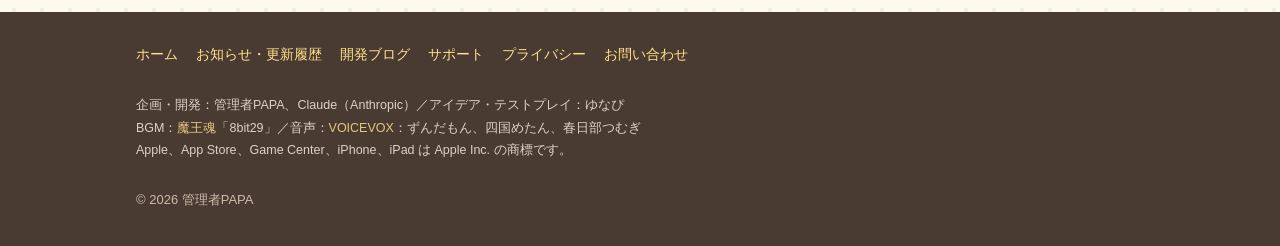
<file: support.html>
<!doctype html>
<html lang="ja">
<head>
<meta charset="utf-8">
<meta name="viewport" content="width=device-width,initial-scale=1">
<title>サポート｜ならピタ（ならしてピッタリ！）</title>
<meta name="description" content="ならピタ（ならしてピッタリ！）のよくあるご質問とお問い合わせ先です。">
<link rel="canonical" href="https://narapita.github.io/support.html">
<meta property="og:type" content="website">
<meta property="og:site_name" content="ならピタ（ならしてピッタリ！）">
<meta property="og:title" content="サポート｜ならピタ（ならしてピッタリ！）">
<meta property="og:description" content="ならピタ（ならしてピッタリ！）のよくあるご質問とお問い合わせ先です。">
<meta property="og:url" content="https://narapita.github.io/support.html">
<meta property="og:image" content="https://narapita.github.io/img/ogp.jpg">
<meta name="twitter:card" content="summary_large_image">
<meta name="apple-itunes-app" content="app-id=6821931379">
<meta name="theme-color" content="#4FA82E">
<link rel="icon" type="image/png" href="img/favicon.png">
<link rel="apple-touch-icon" href="img/apple-touch-icon.png">
<link rel="stylesheet" href="style.css?v=3">
</head>
<body>
<header class="site-header">
  <div class="wrap">
    <a class="brand" href="./"><img src="img/favicon.png" alt="" width="36" height="36">ならピタ</a>
    <nav class="gnav" aria-label="メニュー"><a href="./">ホーム</a><a href="news.html">お知らせ・更新履歴</a><a href="blog/">開発ブログ</a><a href="support.html" aria-current=page>サポート</a><a href="privacy.html">プライバシー</a></nav>
  </div>
</header>
<main>

<div class="page-head"><span class="sec-title"><span class="en">SUPPORT</span></span><h1>サポート</h1><p>よくあるご質問と、お問い合わせ先</p></div>
<div class="page-body">
  <section class="card">
    <h2>✉️ お問い合わせ</h2>
    <p>不具合のご報告、ご意見・ご要望は、下記のメールアドレスまでお送りください。</p>
    <a class="mail" href="mailto:narashite.pittari@gmail.com">narashite.pittari@gmail.com</a>
    <p class="small">お使いの機種（例：iPhone 16 Pro）・iOSのバージョン・起きたことをできるだけ詳しく書いていただけると、調べやすくなります。個人で開発しているため、お返事までお時間をいただくことがあります。</p>
  </section>
  <section>
    <h2>💡 よくあるご質問</h2>
    <details class="faq"><summary>購入した課金オプションが消えてしまいました</summary><p>アプリの「設定」→「購入の復元」を押してください。同じ Apple ID で購入したものが戻ります。</p></details><details class="faq"><summary>ランキングに記録が出ません</summary><p>iPhone の「設定」→「Game Center」でサインインしているかご確認ください。通信状態によって、反映まで時間がかかることがあります。</p></details><details class="faq"><summary>音が出ません</summary><p>アプリ右上のスピーカーボタンと、設定画面の「BGM」「効果音（SE）」がオンになっているかご確認ください。</p></details><details class="faq"><summary>広告を消したい</summary><p>「機材センター」→「課金オプション」から「広告オフ」をご購入いただくと、現場クリア後の広告が出なくなります。</p></details><details class="faq"><summary>機種変更でデータは引き継げますか？</summary><p>遊んだ記録はその端末の中に保存しています。iPhone のバックアップ（iCloud など）から新しい端末に復元すると、引き継げます。課金オプションは「設定」→「購入の復元」で戻せます。</p></details><details class="faq"><summary>最新のアップデートが反映されません</summary><p>アプリを一度閉じて、2回ほど開き直してください。App Store を通したアップデートの場合は、App Store からアプリを更新してください。</p></details><details class="faq"><summary>Android 版はありますか？</summary><p>現在は iPhone・iPad 版のみです。Android 版は準備中です（時期未定）。</p></details>
  </section>
  <section class="card">
    <h2>📱 動作環境</h2>
    <p style="margin:0">iPhone・iPad（App Store で配信）。最新の iOS / iPadOS でのご利用をおすすめします。</p>
  </section>
  <section class="card">
    <h2>🎵 クレジット</h2>
    <p style="margin:0">企画・開発：管理者PAPA、Claude（Anthropic）<br>アイデア・テストプレイ：ゆなぴ<br>
    楽曲利用（BGM）：<a href="https://maou.audio/" target="_blank" rel="noopener">魔王魂</a>　楽曲：8bit29　子猫のもんたのクッキー屋さん　作曲：森田交一 様<br>
    音声：<a href="https://voicevox.hiroshiba.jp/" target="_blank" rel="noopener">VOICEVOX</a>：ずんだもん、四国めたん、春日部つむぎ</p>
  </section>
  <p class="center"><a href="privacy.html">プライバシーポリシー</a></p>
</div>

</main>
<div class="hazard" aria-hidden="true"></div>
<footer class="site-footer">
  <div class="wrap">
    <nav class="fnav"><a href="./">ホーム</a><a href="news.html">お知らせ・更新履歴</a><a href="blog/">開発ブログ</a><a href="support.html" aria-current=page>サポート</a><a href="privacy.html">プライバシー</a><a href="mailto:narashite.pittari@gmail.com">お問い合わせ</a></nav>
    <p class="credit">企画・開発：管理者PAPA、Claude（Anthropic）／アイデア・テストプレイ：ゆなぴ<br>
    BGM：<a href="https://maou.audio/" target="_blank" rel="noopener">魔王魂</a>「8bit29」／音声：<a href="https://voicevox.hiroshiba.jp/" target="_blank" rel="noopener">VOICEVOX</a>：ずんだもん、四国めたん、春日部つむぎ<br>
    Apple、App Store、Game Center、iPhone、iPad は Apple Inc. の商標です。</p>
    <p class="small" style="color:#CDBBA8;margin:0">© 2026 管理者PAPA</p>
  </div>
</footer>
</body>
</html>
</file>
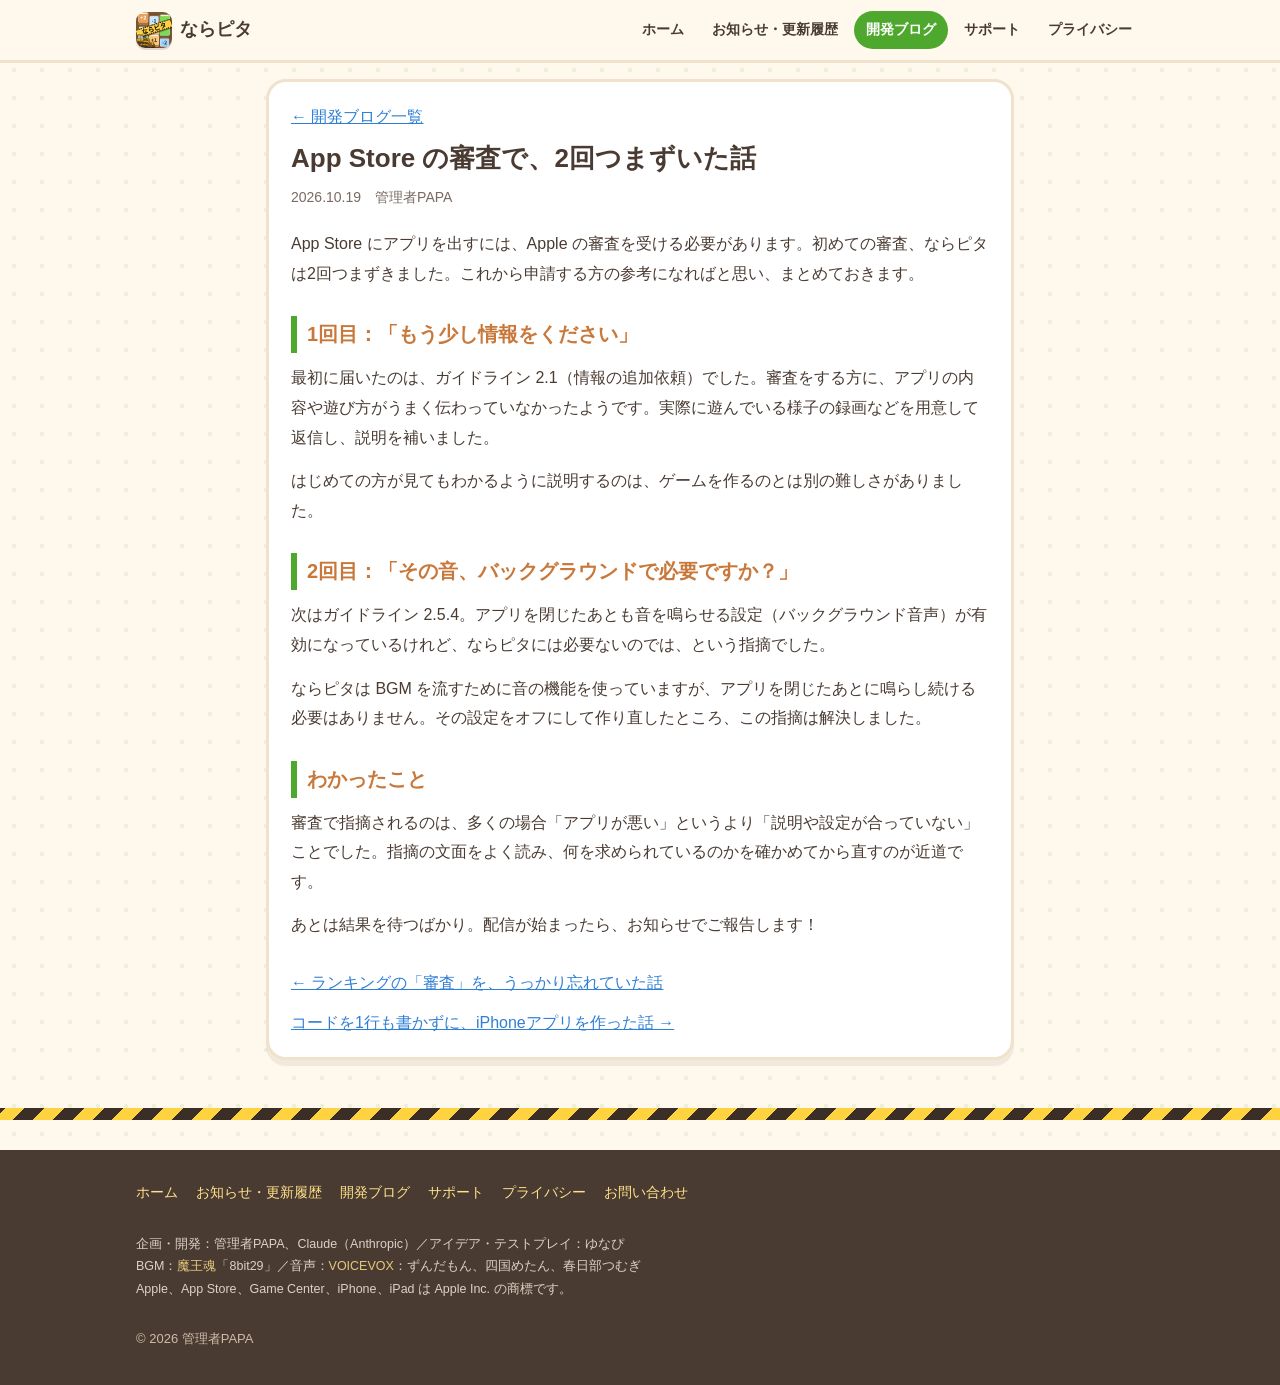
<file: blog/app-review.html>
<!doctype html>
<html lang="ja">
<head>
<meta charset="utf-8">
<meta name="viewport" content="width=device-width,initial-scale=1">
<title>App Store の審査で、2回つまずいた話｜ならピタ（ならしてピッタリ！）</title>
<meta name="description" content="初めての審査は一発合格とはいきませんでした。情報の追加依頼と「バックグラウンド音声」の指摘、それぞれどう直したかをまとめます。">
<link rel="canonical" href="https://narapita.github.io/blog/app-review.html">
<meta property="og:type" content="article">
<meta property="og:site_name" content="ならピタ（ならしてピッタリ！）">
<meta property="og:title" content="App Store の審査で、2回つまずいた話｜ならピタ（ならしてピッタリ！）">
<meta property="og:description" content="初めての審査は一発合格とはいきませんでした。情報の追加依頼と「バックグラウンド音声」の指摘、それぞれどう直したかをまとめます。">
<meta property="og:url" content="https://narapita.github.io/blog/app-review.html">
<meta property="og:image" content="https://narapita.github.io/img/ogp.jpg">
<meta name="twitter:card" content="summary_large_image">
<meta name="apple-itunes-app" content="app-id=6821931379">
<meta name="theme-color" content="#4FA82E">
<link rel="icon" type="image/png" href="../img/favicon.png">
<link rel="apple-touch-icon" href="../img/apple-touch-icon.png">
<link rel="stylesheet" href="../style.css?v=3">
</head>
<body>
<header class="site-header">
  <div class="wrap">
    <a class="brand" href=".././"><img src="../img/favicon.png" alt="" width="36" height="36">ならピタ</a>
    <nav class="gnav" aria-label="メニュー"><a href=".././">ホーム</a><a href="../news.html">お知らせ・更新履歴</a><a href="../blog/" aria-current=page>開発ブログ</a><a href="../support.html">サポート</a><a href="../privacy.html">プライバシー</a></nav>
  </div>
</header>
<main>

<div class="page-body">
  <article class="card post">
    <p style="margin:0"><a href="./">← 開発ブログ一覧</a></p>
    <h1>App Store の審査で、2回つまずいた話</h1>
    <p class="meta"><time datetime="2026-10-19">2026.10.19</time>　管理者PAPA</p>
    
<p>App Store にアプリを出すには、Apple の審査を受ける必要があります。初めての審査、ならピタは2回つまずきました。これから申請する方の参考になればと思い、まとめておきます。</p>
<h2>1回目：「もう少し情報をください」</h2>
<p>最初に届いたのは、ガイドライン 2.1（情報の追加依頼）でした。審査をする方に、アプリの内容や遊び方がうまく伝わっていなかったようです。実際に遊んでいる様子の録画などを用意して返信し、説明を補いました。</p>
<p>はじめての方が見てもわかるように説明するのは、ゲームを作るのとは別の難しさがありました。</p>
<h2>2回目：「その音、バックグラウンドで必要ですか？」</h2>
<p>次はガイドライン 2.5.4。アプリを閉じたあとも音を鳴らせる設定（バックグラウンド音声）が有効になっているけれど、ならピタには必要ないのでは、という指摘でした。</p>
<p>ならピタは BGM を流すために音の機能を使っていますが、アプリを閉じたあとに鳴らし続ける必要はありません。その設定をオフにして作り直したところ、この指摘は解決しました。</p>
<h2>わかったこと</h2>
<p>審査で指摘されるのは、多くの場合「アプリが悪い」というより「説明や設定が合っていない」ことでした。指摘の文面をよく読み、何を求められているのかを確かめてから直すのが近道です。</p>
<p>あとは結果を待つばかり。配信が始まったら、お知らせでご報告します！</p>

    <div class="post-nav"><a href="ranking-review.html">← ランキングの「審査」を、うっかり忘れていた話</a><a href="no-code-app.html">コードを1行も書かずに、iPhoneアプリを作った話 →</a></div>
  </article>
</div>

</main>
<div class="hazard" aria-hidden="true"></div>
<footer class="site-footer">
  <div class="wrap">
    <nav class="fnav"><a href=".././">ホーム</a><a href="../news.html">お知らせ・更新履歴</a><a href="../blog/" aria-current=page>開発ブログ</a><a href="../support.html">サポート</a><a href="../privacy.html">プライバシー</a><a href="mailto:narashite.pittari@gmail.com">お問い合わせ</a></nav>
    <p class="credit">企画・開発：管理者PAPA、Claude（Anthropic）／アイデア・テストプレイ：ゆなぴ<br>
    BGM：<a href="https://maou.audio/" target="_blank" rel="noopener">魔王魂</a>「8bit29」／音声：<a href="https://voicevox.hiroshiba.jp/" target="_blank" rel="noopener">VOICEVOX</a>：ずんだもん、四国めたん、春日部つむぎ<br>
    Apple、App Store、Game Center、iPhone、iPad は Apple Inc. の商標です。</p>
    <p class="small" style="color:#CDBBA8;margin:0">© 2026 管理者PAPA</p>
  </div>
</footer>
</body>
</html>
</file>
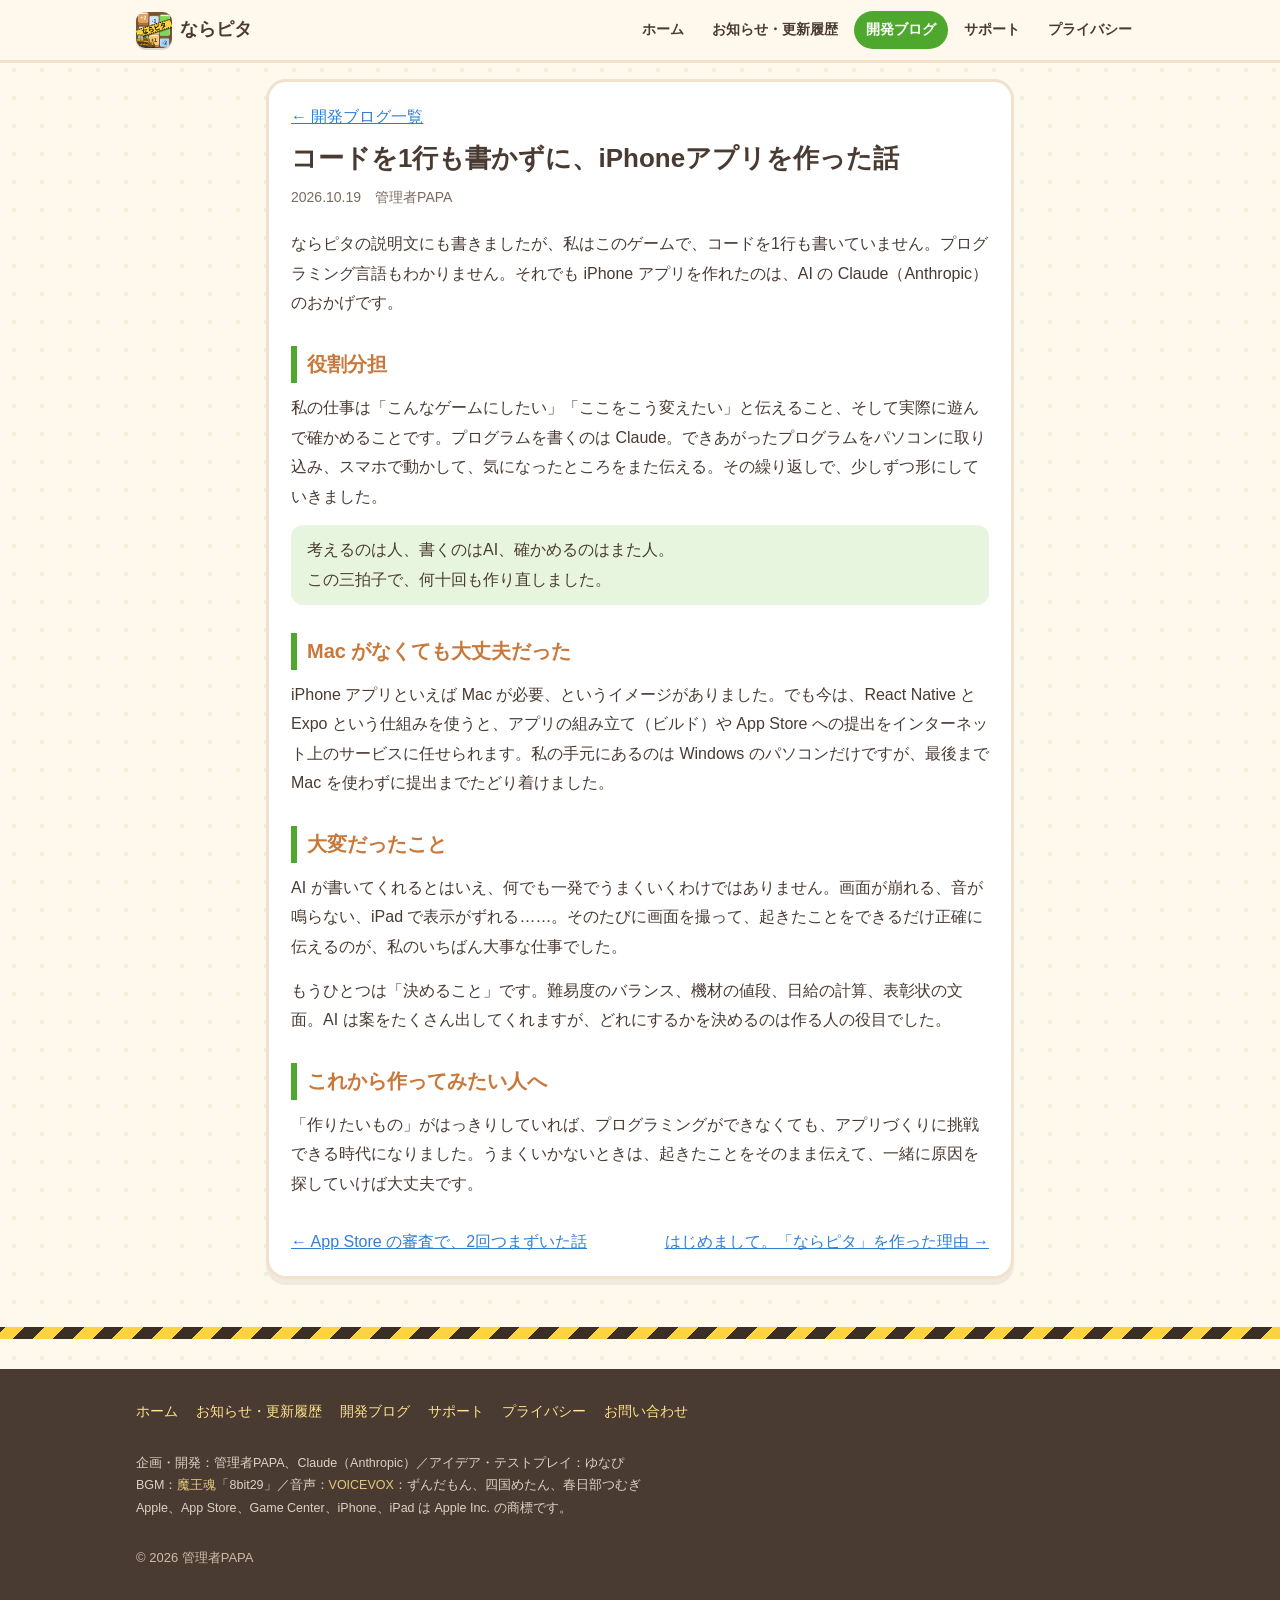
<file: blog/no-code-app.html>
<!doctype html>
<html lang="ja">
<head>
<meta charset="utf-8">
<meta name="viewport" content="width=device-width,initial-scale=1">
<title>コードを1行も書かずに、iPhoneアプリを作った話｜ならピタ（ならしてピッタリ！）</title>
<meta name="description" content="Mac を持っていない、プログラミング言語もわからない。それでも App Store にアプリを出せた、AIとの二人三脚の開発スタイルを紹介します。">
<link rel="canonical" href="https://narapita.github.io/blog/no-code-app.html">
<meta property="og:type" content="article">
<meta property="og:site_name" content="ならピタ（ならしてピッタリ！）">
<meta property="og:title" content="コードを1行も書かずに、iPhoneアプリを作った話｜ならピタ（ならしてピッタリ！）">
<meta property="og:description" content="Mac を持っていない、プログラミング言語もわからない。それでも App Store にアプリを出せた、AIとの二人三脚の開発スタイルを紹介します。">
<meta property="og:url" content="https://narapita.github.io/blog/no-code-app.html">
<meta property="og:image" content="https://narapita.github.io/img/ogp.jpg">
<meta name="twitter:card" content="summary_large_image">
<meta name="apple-itunes-app" content="app-id=6821931379">
<meta name="theme-color" content="#4FA82E">
<link rel="icon" type="image/png" href="../img/favicon.png">
<link rel="apple-touch-icon" href="../img/apple-touch-icon.png">
<link rel="stylesheet" href="../style.css?v=3">
</head>
<body>
<header class="site-header">
  <div class="wrap">
    <a class="brand" href=".././"><img src="../img/favicon.png" alt="" width="36" height="36">ならピタ</a>
    <nav class="gnav" aria-label="メニュー"><a href=".././">ホーム</a><a href="../news.html">お知らせ・更新履歴</a><a href="../blog/" aria-current=page>開発ブログ</a><a href="../support.html">サポート</a><a href="../privacy.html">プライバシー</a></nav>
  </div>
</header>
<main>

<div class="page-body">
  <article class="card post">
    <p style="margin:0"><a href="./">← 開発ブログ一覧</a></p>
    <h1>コードを1行も書かずに、iPhoneアプリを作った話</h1>
    <p class="meta"><time datetime="2026-10-19">2026.10.19</time>　管理者PAPA</p>
    
<p>ならピタの説明文にも書きましたが、私はこのゲームで、コードを1行も書いていません。プログラミング言語もわかりません。それでも iPhone アプリを作れたのは、AI の Claude（Anthropic）のおかげです。</p>
<h2>役割分担</h2>
<p>私の仕事は「こんなゲームにしたい」「ここをこう変えたい」と伝えること、そして実際に遊んで確かめることです。プログラムを書くのは Claude。できあがったプログラムをパソコンに取り込み、スマホで動かして、気になったところをまた伝える。その繰り返しで、少しずつ形にしていきました。</p>
<blockquote>考えるのは人、書くのはAI、確かめるのはまた人。<br>この三拍子で、何十回も作り直しました。</blockquote>
<h2>Mac がなくても大丈夫だった</h2>
<p>iPhone アプリといえば Mac が必要、というイメージがありました。でも今は、React Native と Expo という仕組みを使うと、アプリの組み立て（ビルド）や App Store への提出をインターネット上のサービスに任せられます。私の手元にあるのは Windows のパソコンだけですが、最後まで Mac を使わずに提出までたどり着けました。</p>
<h2>大変だったこと</h2>
<p>AI が書いてくれるとはいえ、何でも一発でうまくいくわけではありません。画面が崩れる、音が鳴らない、iPad で表示がずれる……。そのたびに画面を撮って、起きたことをできるだけ正確に伝えるのが、私のいちばん大事な仕事でした。</p>
<p>もうひとつは「決めること」です。難易度のバランス、機材の値段、日給の計算、表彰状の文面。AI は案をたくさん出してくれますが、どれにするかを決めるのは作る人の役目でした。</p>
<h2>これから作ってみたい人へ</h2>
<p>「作りたいもの」がはっきりしていれば、プログラミングができなくても、アプリづくりに挑戦できる時代になりました。うまくいかないときは、起きたことをそのまま伝えて、一緒に原因を探していけば大丈夫です。</p>

    <div class="post-nav"><a href="app-review.html">← App Store の審査で、2回つまずいた話</a><a href="why-narapita.html">はじめまして。「ならピタ」を作った理由 →</a></div>
  </article>
</div>

</main>
<div class="hazard" aria-hidden="true"></div>
<footer class="site-footer">
  <div class="wrap">
    <nav class="fnav"><a href=".././">ホーム</a><a href="../news.html">お知らせ・更新履歴</a><a href="../blog/" aria-current=page>開発ブログ</a><a href="../support.html">サポート</a><a href="../privacy.html">プライバシー</a><a href="mailto:narashite.pittari@gmail.com">お問い合わせ</a></nav>
    <p class="credit">企画・開発：管理者PAPA、Claude（Anthropic）／アイデア・テストプレイ：ゆなぴ<br>
    BGM：<a href="https://maou.audio/" target="_blank" rel="noopener">魔王魂</a>「8bit29」／音声：<a href="https://voicevox.hiroshiba.jp/" target="_blank" rel="noopener">VOICEVOX</a>：ずんだもん、四国めたん、春日部つむぎ<br>
    Apple、App Store、Game Center、iPhone、iPad は Apple Inc. の商標です。</p>
    <p class="small" style="color:#CDBBA8;margin:0">© 2026 管理者PAPA</p>
  </div>
</footer>
</body>
</html>
</file>
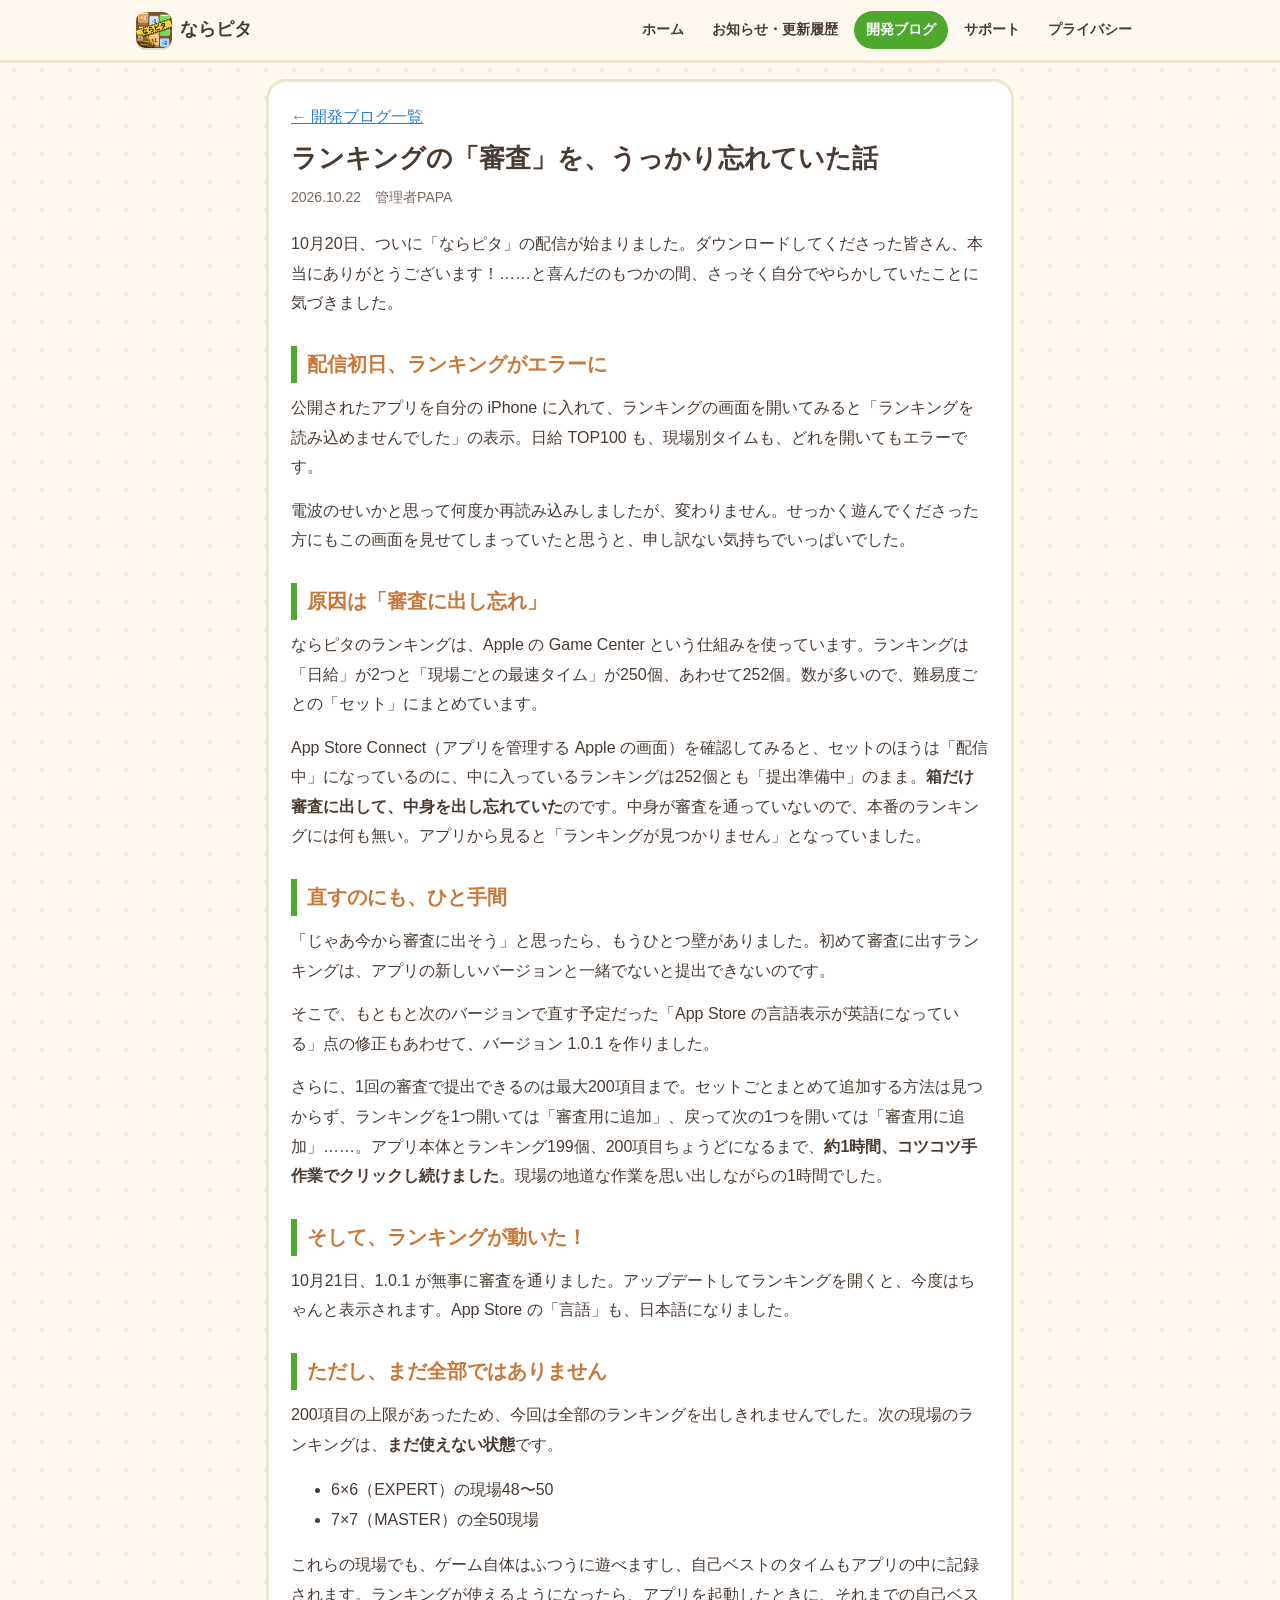
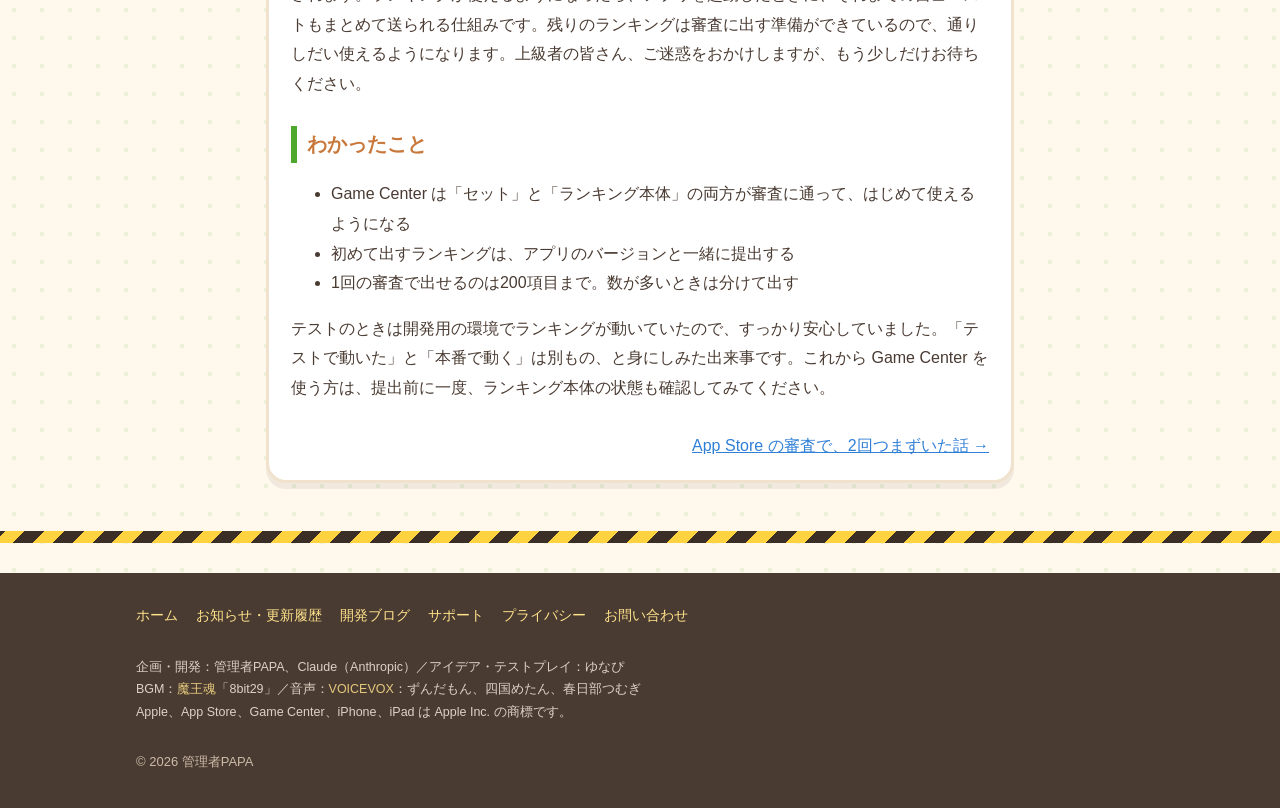
<file: blog/ranking-review.html>
<!doctype html>
<html lang="ja">
<head>
<meta charset="utf-8">
<meta name="viewport" content="width=device-width,initial-scale=1">
<title>ランキングの「審査」を、うっかり忘れていた話｜ならピタ（ならしてピッタリ！）</title>
<meta name="description" content="配信初日、ランキングを開くとエラー。原因は、ランキング本体を審査に出し忘れていたことでした。気づいてから直すまでをまとめます。">
<link rel="canonical" href="https://narapita.github.io/blog/ranking-review.html">
<meta property="og:type" content="article">
<meta property="og:site_name" content="ならピタ（ならしてピッタリ！）">
<meta property="og:title" content="ランキングの「審査」を、うっかり忘れていた話｜ならピタ（ならしてピッタリ！）">
<meta property="og:description" content="配信初日、ランキングを開くとエラー。原因は、ランキング本体を審査に出し忘れていたことでした。気づいてから直すまでをまとめます。">
<meta property="og:url" content="https://narapita.github.io/blog/ranking-review.html">
<meta property="og:image" content="https://narapita.github.io/img/ogp.jpg">
<meta name="twitter:card" content="summary_large_image">
<meta name="apple-itunes-app" content="app-id=6821931379">
<meta name="theme-color" content="#4FA82E">
<link rel="icon" type="image/png" href="../img/favicon.png">
<link rel="apple-touch-icon" href="../img/apple-touch-icon.png">
<link rel="stylesheet" href="../style.css?v=3">
</head>
<body>
<header class="site-header">
  <div class="wrap">
    <a class="brand" href=".././"><img src="../img/favicon.png" alt="" width="36" height="36">ならピタ</a>
    <nav class="gnav" aria-label="メニュー"><a href=".././">ホーム</a><a href="../news.html">お知らせ・更新履歴</a><a href="../blog/" aria-current=page>開発ブログ</a><a href="../support.html">サポート</a><a href="../privacy.html">プライバシー</a></nav>
  </div>
</header>
<main>

<div class="page-body">
  <article class="card post">
    <p style="margin:0"><a href="./">← 開発ブログ一覧</a></p>
    <h1>ランキングの「審査」を、うっかり忘れていた話</h1>
    <p class="meta"><time datetime="2026-10-22">2026.10.22</time>　管理者PAPA</p>
    
<p>10月20日、ついに「ならピタ」の配信が始まりました。ダウンロードしてくださった皆さん、本当にありがとうございます！……と喜んだのもつかの間、さっそく自分でやらかしていたことに気づきました。</p>
<h2>配信初日、ランキングがエラーに</h2>
<p>公開されたアプリを自分の iPhone に入れて、ランキングの画面を開いてみると「ランキングを読み込めませんでした」の表示。日給 TOP100 も、現場別タイムも、どれを開いてもエラーです。</p>
<p>電波のせいかと思って何度か再読み込みしましたが、変わりません。せっかく遊んでくださった方にもこの画面を見せてしまっていたと思うと、申し訳ない気持ちでいっぱいでした。</p>
<h2>原因は「審査に出し忘れ」</h2>
<p>ならピタのランキングは、Apple の Game Center という仕組みを使っています。ランキングは「日給」が2つと「現場ごとの最速タイム」が250個、あわせて252個。数が多いので、難易度ごとの「セット」にまとめています。</p>
<p>App Store Connect（アプリを管理する Apple の画面）を確認してみると、セットのほうは「配信中」になっているのに、中に入っているランキングは252個とも「提出準備中」のまま。<b>箱だけ審査に出して、中身を出し忘れていた</b>のです。中身が審査を通っていないので、本番のランキングには何も無い。アプリから見ると「ランキングが見つかりません」となっていました。</p>
<h2>直すのにも、ひと手間</h2>
<p>「じゃあ今から審査に出そう」と思ったら、もうひとつ壁がありました。初めて審査に出すランキングは、アプリの新しいバージョンと一緒でないと提出できないのです。</p>
<p>そこで、もともと次のバージョンで直す予定だった「App Store の言語表示が英語になっている」点の修正もあわせて、バージョン 1.0.1 を作りました。</p>
<p>さらに、1回の審査で提出できるのは最大200項目まで。セットごとまとめて追加する方法は見つからず、ランキングを1つ開いては「審査用に追加」、戻って次の1つを開いては「審査用に追加」……。アプリ本体とランキング199個、200項目ちょうどになるまで、<b>約1時間、コツコツ手作業でクリックし続けました</b>。現場の地道な作業を思い出しながらの1時間でした。</p>
<h2>そして、ランキングが動いた！</h2>
<p>10月21日、1.0.1 が無事に審査を通りました。アップデートしてランキングを開くと、今度はちゃんと表示されます。App Store の「言語」も、日本語になりました。</p>
<h2>ただし、まだ全部ではありません</h2>
<p>200項目の上限があったため、今回は全部のランキングを出しきれませんでした。次の現場のランキングは、<b>まだ使えない状態</b>です。</p>
<ul>
<li>6×6（EXPERT）の現場48〜50</li>
<li>7×7（MASTER）の全50現場</li>
</ul>
<p>これらの現場でも、ゲーム自体はふつうに遊べますし、自己ベストのタイムもアプリの中に記録されます。ランキングが使えるようになったら、アプリを起動したときに、それまでの自己ベストもまとめて送られる仕組みです。残りのランキングは審査に出す準備ができているので、通りしだい使えるようになります。上級者の皆さん、ご迷惑をおかけしますが、もう少しだけお待ちください。</p>
<h2>わかったこと</h2>
<ul>
<li>Game Center は「セット」と「ランキング本体」の両方が審査に通って、はじめて使えるようになる</li>
<li>初めて出すランキングは、アプリのバージョンと一緒に提出する</li>
<li>1回の審査で出せるのは200項目まで。数が多いときは分けて出す</li>
</ul>
<p>テストのときは開発用の環境でランキングが動いていたので、すっかり安心していました。「テストで動いた」と「本番で動く」は別もの、と身にしみた出来事です。これから Game Center を使う方は、提出前に一度、ランキング本体の状態も確認してみてください。</p>
    <div class="post-nav"><span></span><a href="app-review.html">App Store の審査で、2回つまずいた話 →</a></div>
  </article>
</div>

</main>
<div class="hazard" aria-hidden="true"></div>
<footer class="site-footer">
  <div class="wrap">
    <nav class="fnav"><a href=".././">ホーム</a><a href="../news.html">お知らせ・更新履歴</a><a href="../blog/" aria-current=page>開発ブログ</a><a href="../support.html">サポート</a><a href="../privacy.html">プライバシー</a><a href="mailto:narashite.pittari@gmail.com">お問い合わせ</a></nav>
    <p class="credit">企画・開発：管理者PAPA、Claude（Anthropic）／アイデア・テストプレイ：ゆなぴ<br>
    BGM：<a href="https://maou.audio/" target="_blank" rel="noopener">魔王魂</a>「8bit29」／音声：<a href="https://voicevox.hiroshiba.jp/" target="_blank" rel="noopener">VOICEVOX</a>：ずんだもん、四国めたん、春日部つむぎ<br>
    Apple、App Store、Game Center、iPhone、iPad は Apple Inc. の商標です。</p>
    <p class="small" style="color:#CDBBA8;margin:0">© 2026 管理者PAPA</p>
  </div>
</footer>
</body>
</html>
</file>
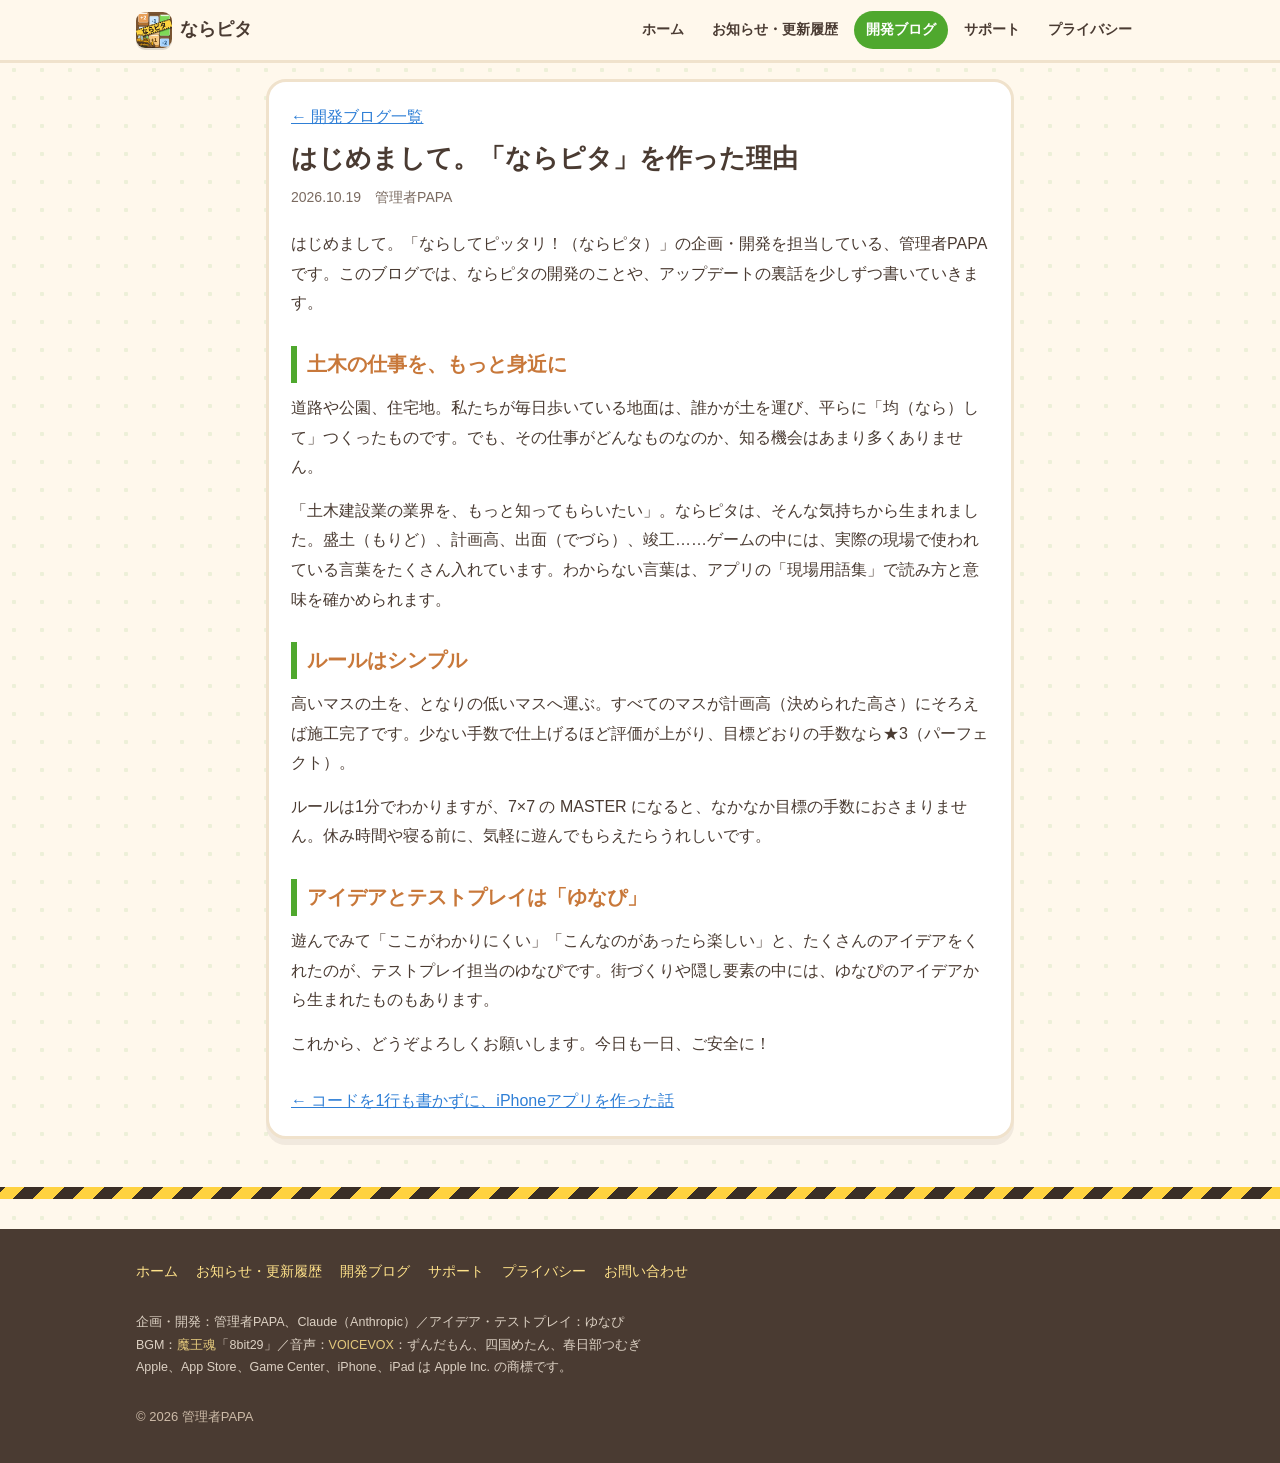
<file: blog/why-narapita.html>
<!doctype html>
<html lang="ja">
<head>
<meta charset="utf-8">
<meta name="viewport" content="width=device-width,initial-scale=1">
<title>はじめまして。「ならピタ」を作った理由｜ならピタ（ならしてピッタリ！）</title>
<meta name="description" content="土木の現場をもっと知ってほしい。ゲーム開発は未経験、コードも書けない私が、初めてのアプリを作りました。">
<link rel="canonical" href="https://narapita.github.io/blog/why-narapita.html">
<meta property="og:type" content="article">
<meta property="og:site_name" content="ならピタ（ならしてピッタリ！）">
<meta property="og:title" content="はじめまして。「ならピタ」を作った理由｜ならピタ（ならしてピッタリ！）">
<meta property="og:description" content="土木の現場をもっと知ってほしい。ゲーム開発は未経験、コードも書けない私が、初めてのアプリを作りました。">
<meta property="og:url" content="https://narapita.github.io/blog/why-narapita.html">
<meta property="og:image" content="https://narapita.github.io/img/ogp.jpg">
<meta name="twitter:card" content="summary_large_image">
<meta name="apple-itunes-app" content="app-id=6821931379">
<meta name="theme-color" content="#4FA82E">
<link rel="icon" type="image/png" href="../img/favicon.png">
<link rel="apple-touch-icon" href="../img/apple-touch-icon.png">
<link rel="stylesheet" href="../style.css?v=3">
</head>
<body>
<header class="site-header">
  <div class="wrap">
    <a class="brand" href=".././"><img src="../img/favicon.png" alt="" width="36" height="36">ならピタ</a>
    <nav class="gnav" aria-label="メニュー"><a href=".././">ホーム</a><a href="../news.html">お知らせ・更新履歴</a><a href="../blog/" aria-current=page>開発ブログ</a><a href="../support.html">サポート</a><a href="../privacy.html">プライバシー</a></nav>
  </div>
</header>
<main>

<div class="page-body">
  <article class="card post">
    <p style="margin:0"><a href="./">← 開発ブログ一覧</a></p>
    <h1>はじめまして。「ならピタ」を作った理由</h1>
    <p class="meta"><time datetime="2026-10-19">2026.10.19</time>　管理者PAPA</p>
    
<p>はじめまして。「ならしてピッタリ！（ならピタ）」の企画・開発を担当している、管理者PAPA です。このブログでは、ならピタの開発のことや、アップデートの裏話を少しずつ書いていきます。</p>
<h2>土木の仕事を、もっと身近に</h2>
<p>道路や公園、住宅地。私たちが毎日歩いている地面は、誰かが土を運び、平らに「均（なら）して」つくったものです。でも、その仕事がどんなものなのか、知る機会はあまり多くありません。</p>
<p>「土木建設業の業界を、もっと知ってもらいたい」。ならピタは、そんな気持ちから生まれました。盛土（もりど）、計画高、出面（でづら）、竣工……ゲームの中には、実際の現場で使われている言葉をたくさん入れています。わからない言葉は、アプリの「現場用語集」で読み方と意味を確かめられます。</p>
<h2>ルールはシンプル</h2>
<p>高いマスの土を、となりの低いマスへ運ぶ。すべてのマスが計画高（決められた高さ）にそろえば施工完了です。少ない手数で仕上げるほど評価が上がり、目標どおりの手数なら★3（パーフェクト）。</p>
<p>ルールは1分でわかりますが、7×7 の MASTER になると、なかなか目標の手数におさまりません。休み時間や寝る前に、気軽に遊んでもらえたらうれしいです。</p>
<h2>アイデアとテストプレイは「ゆなぴ」</h2>
<p>遊んでみて「ここがわかりにくい」「こんなのがあったら楽しい」と、たくさんのアイデアをくれたのが、テストプレイ担当のゆなぴです。街づくりや隠し要素の中には、ゆなぴのアイデアから生まれたものもあります。</p>
<p>これから、どうぞよろしくお願いします。今日も一日、ご安全に！</p>

    <div class="post-nav"><a href="no-code-app.html">← コードを1行も書かずに、iPhoneアプリを作った話</a><span></span></div>
  </article>
</div>

</main>
<div class="hazard" aria-hidden="true"></div>
<footer class="site-footer">
  <div class="wrap">
    <nav class="fnav"><a href=".././">ホーム</a><a href="../news.html">お知らせ・更新履歴</a><a href="../blog/" aria-current=page>開発ブログ</a><a href="../support.html">サポート</a><a href="../privacy.html">プライバシー</a><a href="mailto:narashite.pittari@gmail.com">お問い合わせ</a></nav>
    <p class="credit">企画・開発：管理者PAPA、Claude（Anthropic）／アイデア・テストプレイ：ゆなぴ<br>
    BGM：<a href="https://maou.audio/" target="_blank" rel="noopener">魔王魂</a>「8bit29」／音声：<a href="https://voicevox.hiroshiba.jp/" target="_blank" rel="noopener">VOICEVOX</a>：ずんだもん、四国めたん、春日部つむぎ<br>
    Apple、App Store、Game Center、iPhone、iPad は Apple Inc. の商標です。</p>
    <p class="small" style="color:#CDBBA8;margin:0">© 2026 管理者PAPA</p>
  </div>
</footer>
</body>
</html>
</file>
<file: style.css>
/* ならピタ 公式サイト 共通スタイル */
:root{
  --green:#4FA82E; --green-d:#3A8A1F; --green-l:#E8F5DE;
  --brown:#C8783A; --brown-d:#9E5A26;
  --yellow:#FFD23F; --orange:#F2A93B; --sky:#8FD3FF; --purple:#8B6CF0; --blue:#4DA3F0;
  --ink:#4A3B32; --sub:#7A6A60; --bg:#FFF8EC; --card:#FFFFFF; --line:#F0E2CC;
  --radius:20px; --shadow:0 6px 0 rgba(74,59,50,.08);
  color-scheme:light;
}
*{box-sizing:border-box}
html{scroll-behavior:smooth}
body{margin:0;background:var(--bg);color:var(--ink);
  font-family:"Hiragino Kaku Gothic ProN","ヒラギノ角ゴ ProN W3","Hiragino Sans","Noto Sans JP","Yu Gothic UI","Yu Gothic",sans-serif;
  line-height:1.85;font-size:16px;-webkit-text-size-adjust:100%;
  background-image:radial-gradient(rgba(79,168,46,.10) 2px,transparent 2.5px);background-size:28px 28px}
b,strong,h1,h2,h3,.btn,.brand{font-weight:700}
img{max-width:100%;height:auto;display:block}
a{color:#2F7FD6}
.wrap{max-width:1040px;margin:0 auto;padding:0 16px}
.small{font-size:13px;color:var(--sub)}
.center{text-align:center}

/* ── ヘッダー ── */
.site-header{position:sticky;top:0;z-index:10;background:rgba(255,248,236,.94);backdrop-filter:blur(6px);border-bottom:3px solid var(--line)}
.site-header .wrap{display:flex;align-items:center;gap:12px;min-height:60px;flex-wrap:wrap}
.brand{display:flex;align-items:center;gap:8px;color:var(--ink);text-decoration:none;font-size:18px;white-space:nowrap}
.brand img{width:36px;height:36px;border-radius:9px;box-shadow:0 2px 0 rgba(0,0,0,.12)}
.gnav{margin-left:auto;display:flex;gap:4px;overflow-x:auto;scrollbar-width:none;-webkit-overflow-scrolling:touch}
.gnav::-webkit-scrollbar{display:none}
.gnav a{white-space:nowrap;text-decoration:none;color:var(--ink);font-size:14px;font-weight:700;padding:6px 12px;border-radius:999px}
.gnav a:hover{background:var(--green-l)}
.gnav a[aria-current=page]{background:var(--green);color:#fff}
@media (max-width:640px){
  .site-header .wrap{padding-top:8px;padding-bottom:6px;gap:4px}
  .gnav{margin-left:0;width:100%}
}

/* ── ボタン ── */
.btn{display:inline-flex;align-items:center;justify-content:center;gap:8px;text-decoration:none;border-radius:999px;padding:12px 24px;font-size:16px;color:#fff;background:var(--green);box-shadow:0 4px 0 var(--green-d);transition:transform .1s,box-shadow .1s}
.btn:active{transform:translateY(3px);box-shadow:0 1px 0 var(--green-d)}
.btn.brown{background:var(--brown);box-shadow:0 4px 0 var(--brown-d)}
.btn.white{background:#fff;color:var(--ink);box-shadow:0 4px 0 var(--line);border:2px solid var(--line)}
.btn.store{background:#222;box-shadow:0 4px 0 #000;padding:12px 26px}
.btn.store small{display:block;font-size:11px;font-weight:400;opacity:.85;line-height:1.2}
.btn.store span{display:block;line-height:1.25;text-align:left}

/* ── ヒーロー ── */
.hero{padding:40px 0 24px;overflow:hidden}
.hero .wrap{display:grid;grid-template-columns:1.1fr .9fr;gap:24px;align-items:center}
.logo-tiles{display:flex;flex-direction:column;gap:6px;margin:0 0 16px}
.logo-tiles .row{display:flex;gap:6px}
.tile{width:56px;height:56px;border-radius:12px;background:var(--green);color:#fff;display:grid;place-items:center;font-size:32px;font-weight:700;box-shadow:0 5px 0 var(--green-d);transform:rotate(var(--r,0deg))}
.tile.s{width:44px;height:44px;font-size:24px;background:#7CCB55;box-shadow:0 4px 0 var(--green-d)}
.tile.y{background:var(--yellow);color:var(--ink);box-shadow:0 5px 0 #D4A800}
.hero h1{font-size:15px;margin:0 0 4px;color:var(--sub);font-weight:700}
.catch{font-size:34px;line-height:1.35;margin:4px 0 12px}
.catch em{font-style:normal;color:var(--green);-webkit-text-stroke:0}
.lead{font-size:17px;margin:0 0 20px}
.hero .cta{display:flex;flex-wrap:wrap;gap:12px;align-items:center}
.status-pill{display:inline-block;background:var(--yellow);border-radius:999px;padding:3px 14px;font-size:13px;font-weight:700;margin-bottom:12px;box-shadow:0 3px 0 #D4A800}
.hero-phones{position:relative;height:520px}
.hero-phones img{position:absolute;width:230px;border-radius:26px;box-shadow:0 12px 30px rgba(74,59,50,.22);border:5px solid #fff}
.hero-phones img:nth-child(1){left:6%;top:30px;transform:rotate(-6deg)}
.hero-phones img:nth-child(2){right:4%;top:0;transform:rotate(5deg)}
@media (max-width:820px){
  .hero .wrap{grid-template-columns:1fr}
  .hero-phones{height:400px;max-width:420px;margin:0 auto;width:100%}
  .hero-phones img{width:180px}
  .catch{font-size:28px}
  .tile{width:48px;height:48px;font-size:27px}
  .tile.s{width:38px;height:38px;font-size:20px}
}

/* ── セクション ── */
.section{padding:40px 0}
.sec-title{text-align:center;margin:0 0 24px}
.sec-title .en{display:inline-block;font-size:12px;letter-spacing:.2em;color:#fff;background:var(--brown);border-radius:999px;padding:1px 14px}
.sec-title h2{font-size:26px;margin:6px 0 0}
.card{background:var(--card);border:3px solid var(--line);border-radius:var(--radius);padding:20px 22px;box-shadow:var(--shadow)}
.grid{display:grid;gap:16px}
.grid.c3{grid-template-columns:repeat(3,1fr)}
.grid.c2{grid-template-columns:repeat(2,1fr)}
@media (max-width:820px){.grid.c3,.grid.c2{grid-template-columns:1fr}}

/* 遊び方 */
.howto .step{position:relative;padding-top:28px}
.howto .num{position:absolute;top:-18px;left:18px;width:40px;height:40px;border-radius:50%;background:var(--orange);color:#fff;display:grid;place-items:center;font-weight:700;font-size:20px;box-shadow:0 3px 0 #C98318}
.howto h3{margin:0 0 4px;font-size:18px}
.howto p{margin:0}
.mb-wrap{display:flex;justify-content:center;margin:12px 0 4px}
.mb-board-box{position:relative;padding-top:42px}
.mb-wrap>.mini-board{margin-top:42px}
.mini-board{display:grid;grid-template-columns:repeat(3,42px);gap:6px}
.mini-board span{height:42px;border-radius:9px;display:flex;flex-direction:column;align-items:center;justify-content:center;font-weight:700;font-size:17px;line-height:1.1}
.mini-board small{font-size:10px;font-weight:700;opacity:.85}
.mb-h{background:#F4C987;color:var(--brown-d)}.mb-l{background:#B9DDF7;color:#2F6FA8}.mb-ok{background:#7CD95A;color:#226B0E}
.mb-from,.mb-to{outline:3px solid #E03A2F;outline-offset:1px}
.mb-arrow{position:absolute;left:0;top:0;width:138px;height:44px;overflow:visible}
/* スクリーンショット */
.shots{display:flex;gap:16px;overflow-x:auto;padding:6px 4px 18px;scroll-snap-type:x mandatory;-webkit-overflow-scrolling:touch}
.shots figure{margin:0;flex:0 0 220px;scroll-snap-align:center}
.shots img{border-radius:20px;border:4px solid #fff;box-shadow:0 8px 20px rgba(74,59,50,.15)}
.shots figcaption{font-size:13px;text-align:center;margin-top:8px;color:var(--sub);font-weight:700}

/* 特長 */
.feature{display:flex;gap:14px;align-items:flex-start}
.feature .ico{flex:0 0 52px;height:52px;border-radius:14px;display:grid;place-items:center;font-size:28px;background:var(--green-l)}
.feature h3{margin:0 0 2px;font-size:17px}
.feature p{margin:0;font-size:15px}
.levels{display:flex;flex-wrap:wrap;gap:8px;justify-content:center;margin-top:18px}
.levels span{border-radius:999px;padding:4px 14px;font-weight:700;font-size:14px;color:#fff}

/* 隠し要素 */
.secret{display:grid;grid-template-columns:1fr 1fr;gap:20px;align-items:center}
@media (max-width:820px){.secret{grid-template-columns:1fr}}

/* 作者 */
.author{display:flex;gap:18px;align-items:flex-start}
.author .avatar{flex:0 0 96px;width:96px;height:96px;border-radius:50%;border:4px solid #fff;box-shadow:0 4px 0 #D4A800,0 0 0 3px var(--yellow);object-fit:cover}
@media (max-width:560px){.author{flex-direction:column}}

/* お知らせ・ブログ一覧 */
.list{list-style:none;margin:0;padding:0}
.list li{border-bottom:2px dashed var(--line);padding:12px 2px}
.list li:last-child{border-bottom:0}
.list time{display:inline-block;font-size:13px;color:var(--sub);margin-right:10px;font-weight:700}
.tag{display:inline-block;font-size:11px;font-weight:700;color:#fff;border-radius:6px;padding:1px 8px;margin-right:8px;vertical-align:2px}
.tag.news{background:var(--blue)}.tag.update{background:var(--green)}.tag.blog{background:var(--purple)}.tag.important{background:#E0564A}
.list a{color:var(--ink);font-weight:700;text-decoration:none}
.list a:hover{color:var(--green-d);text-decoration:underline}

/* 下層ページ */
.page-head{padding:34px 0 10px;text-align:center}
.page-head h1{font-size:28px;margin:6px 0 4px}
.page-head p{margin:0;color:var(--sub)}
.page-body{max-width:780px;margin:0 auto;padding:16px 16px 48px}
.page-body section{margin:0 0 18px}
.page-body h2{font-size:20px;margin:0 0 10px;color:var(--brown)}
.page-body h3{font-size:16px;margin:16px 0 4px}
.mail{display:inline-block;background:var(--green);color:#fff;text-decoration:none;font-weight:700;padding:10px 20px;border-radius:999px;margin-top:6px;box-shadow:0 4px 0 var(--green-d);word-break:break-all}

/* FAQ */
details.faq{border:3px solid var(--line);border-radius:16px;background:#fff;margin:0 0 10px;padding:0 18px}
details.faq summary{cursor:pointer;font-weight:700;padding:14px 0;list-style:none;position:relative;padding-right:28px}
details.faq summary::-webkit-details-marker{display:none}
details.faq summary::before{content:"Q.";color:var(--green);margin-right:6px}
details.faq summary::after{content:"＋";position:absolute;right:0;top:14px;color:var(--brown)}
details.faq[open] summary::after{content:"－"}
details.faq p{margin:0 0 14px}

/* 更新履歴 */
.release{position:relative;padding-left:26px;border-left:4px solid var(--line);margin-left:10px}
.release:before{content:"";position:absolute;left:-13px;top:22px;width:22px;height:22px;border-radius:50%;background:var(--green);border:4px solid var(--bg)}
.release .card{margin-bottom:18px}
.release h3{margin:0;font-size:19px}
.release .meta{font-size:13px;color:var(--sub);margin:0 0 8px}
.release ul{margin:6px 0 0;padding-left:1.3em}

/* ブログ記事 */
.post-card{display:block;text-decoration:none;color:var(--ink);transition:transform .15s}
.post-card:hover{transform:translateY(-3px)}
.post-card h2,.post-card h3{margin:6px 0;font-size:18px;color:var(--ink)}
.post-card p{margin:0;font-size:14px;color:var(--sub)}
.post-card .eyecatch{font-size:42px;height:90px;border-radius:14px;display:grid;place-items:center;margin-bottom:8px}
article.post h1{font-size:26px;line-height:1.45;margin:8px 0}
article.post .meta{color:var(--sub);font-size:14px;margin-bottom:18px}
article.post h2{font-size:20px;color:var(--brown);border-left:6px solid var(--green);padding-left:10px;margin:28px 0 10px}
article.post p{margin:0 0 14px}
article.post blockquote{margin:0 0 14px;padding:10px 16px;background:var(--green-l);border-radius:12px}
.post-nav{display:flex;justify-content:space-between;gap:10px;flex-wrap:wrap;margin-top:28px}

/* フッター */
.site-footer{background:var(--ink);color:#F6EBDD;margin-top:30px;padding:30px 0 34px;font-size:14px}
.site-footer a{color:#FFE28A;text-decoration:none}
.site-footer .wrap{display:grid;gap:14px}
.fnav{display:flex;flex-wrap:wrap;gap:6px 18px}
.credit{font-size:12.5px;opacity:.85;line-height:1.8}
.hazard{height:12px;background:repeating-linear-gradient(-45deg,var(--yellow) 0 14px,#3A2E26 14px 28px)}
@media (max-width:560px){
  .hero h1{font-size:12.5px}
  .sec-title h2{font-size:21px}
  .page-head h1{font-size:23px}
}
</file>
